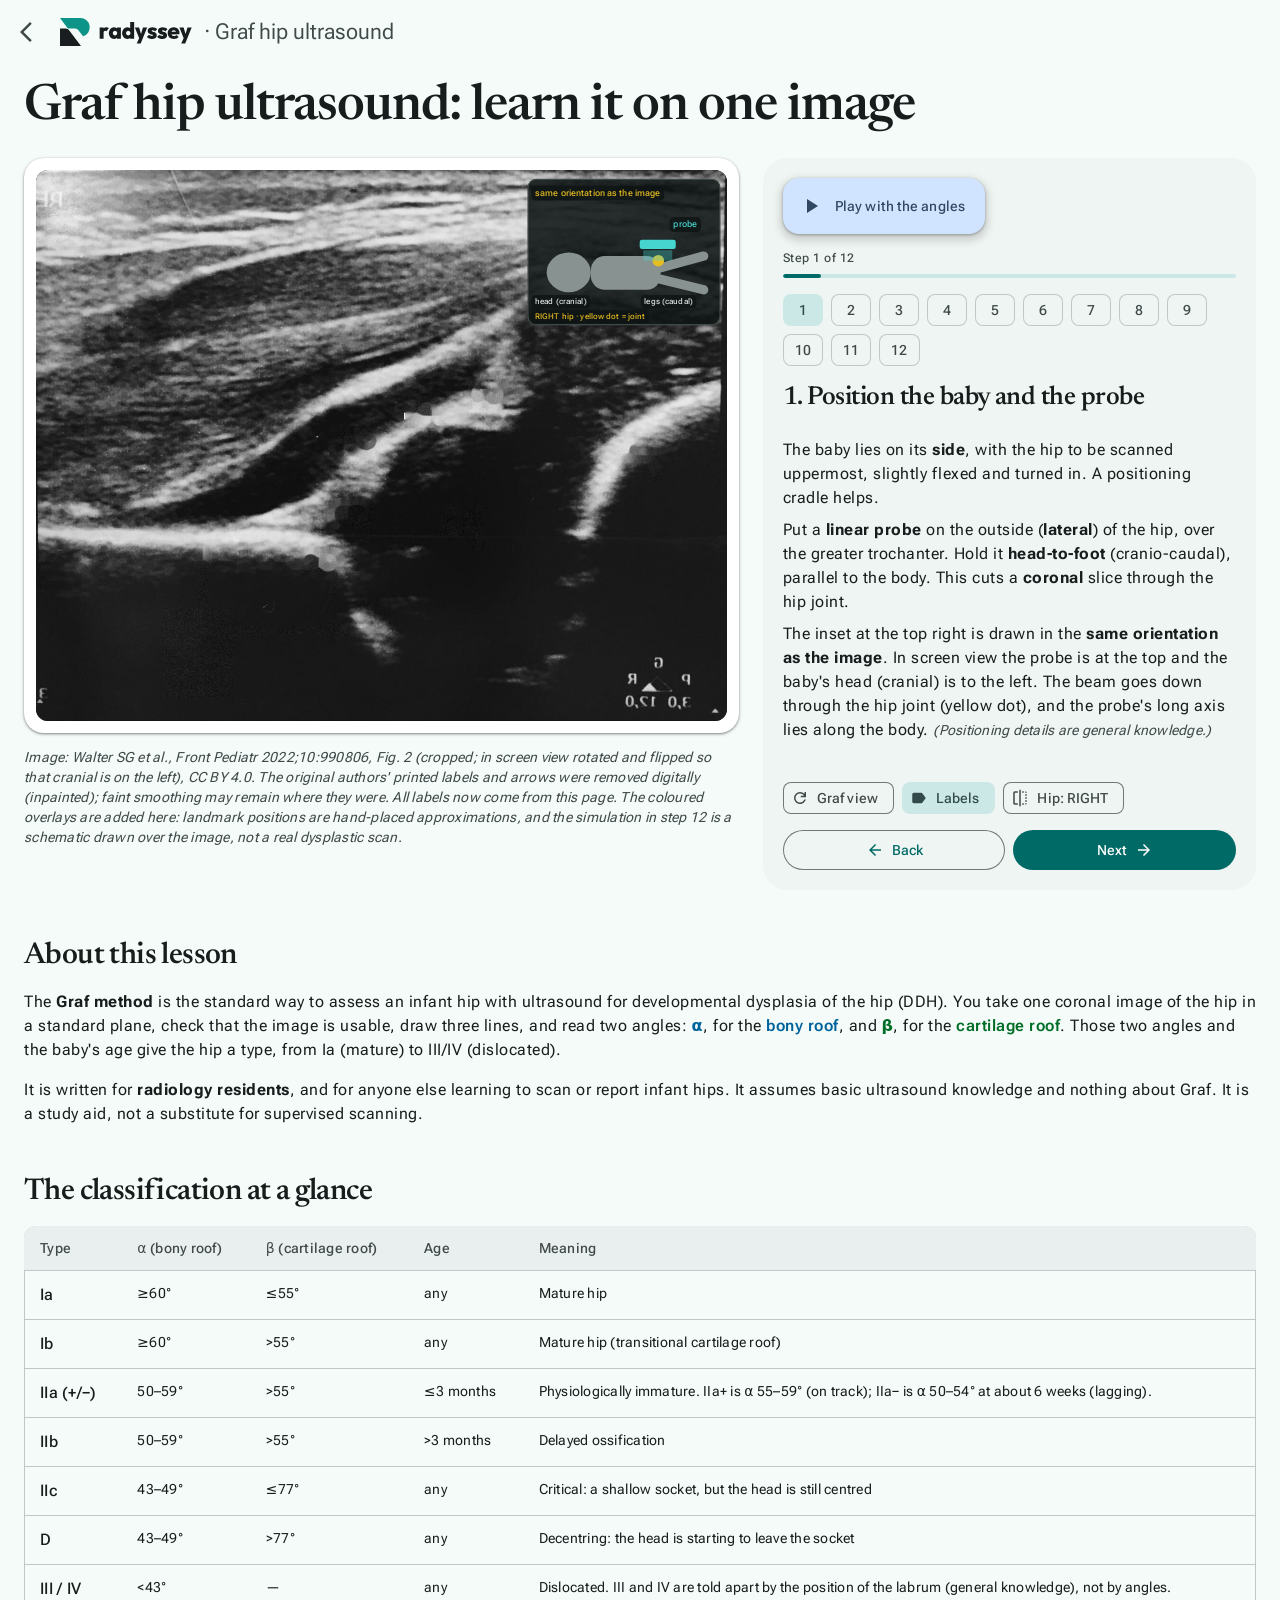
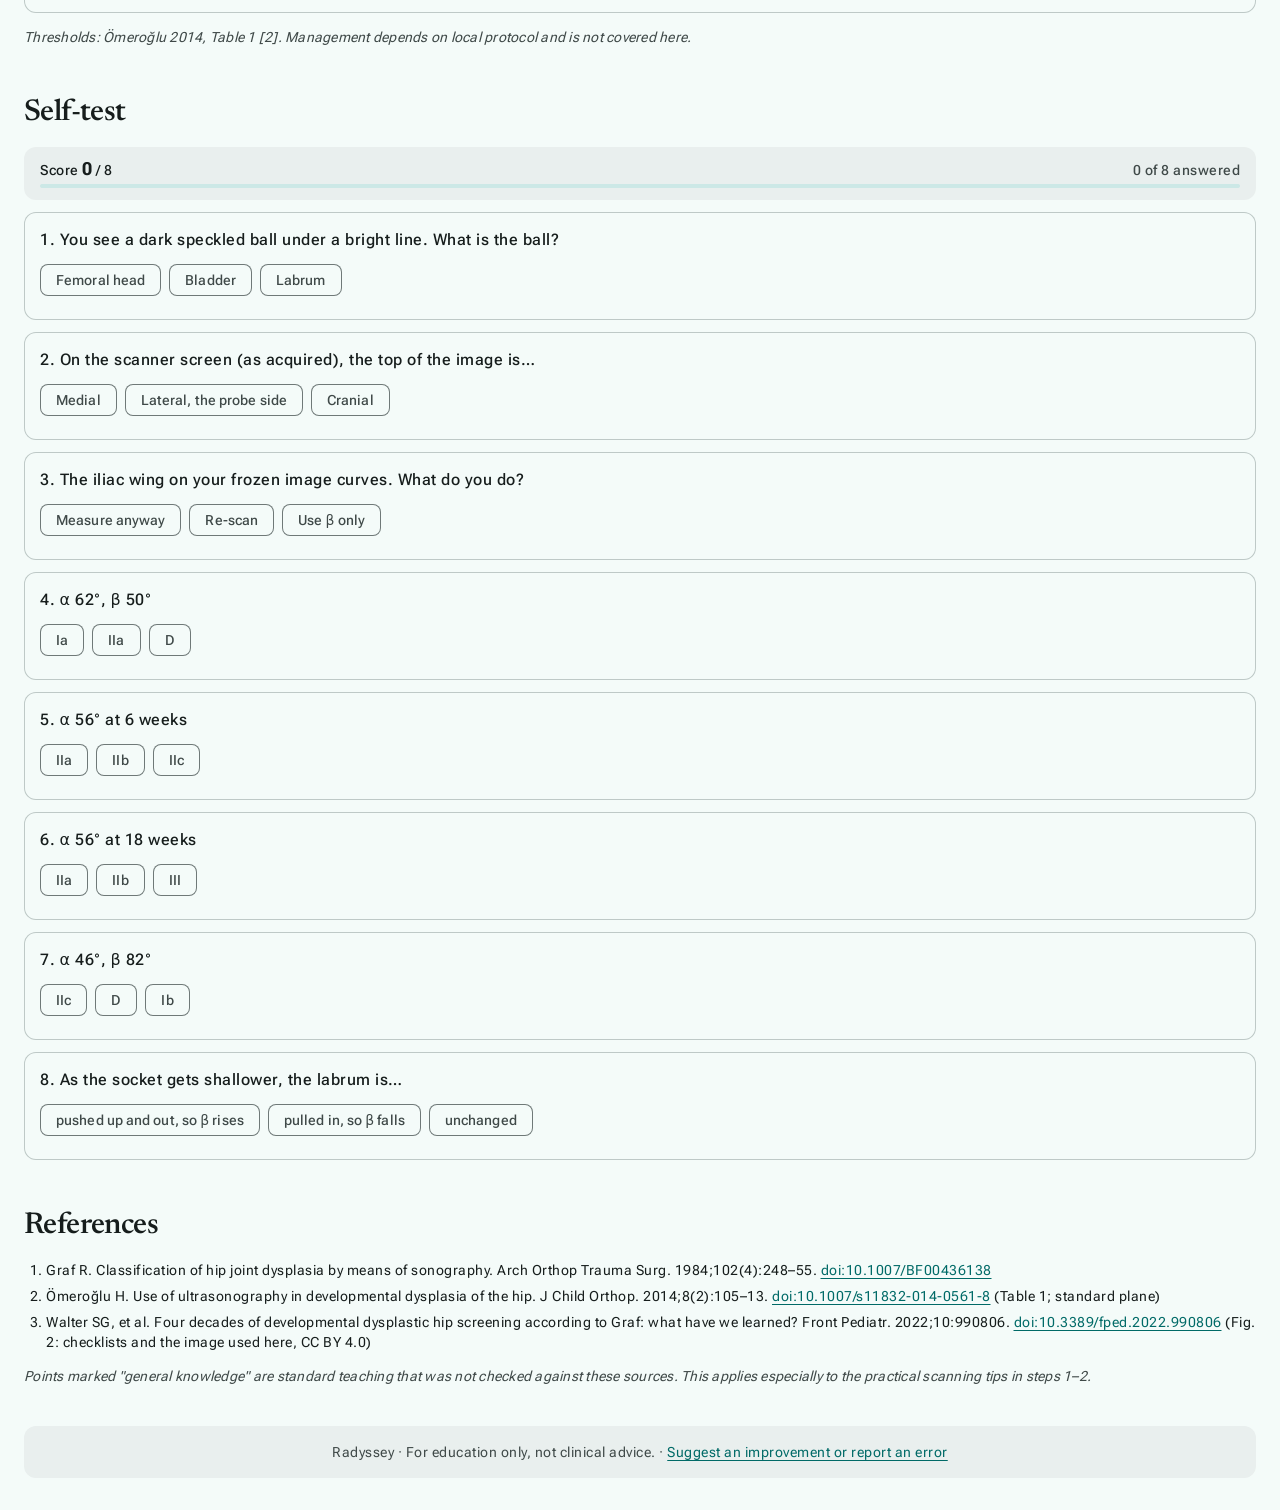
<file: site/lessons/graf-hip-ultrasound/index.html>
<!doctype html>
<html lang="en"><head><meta charset="utf-8"><meta name="viewport" content="width=device-width, initial-scale=1">
<title>Graf hip ultrasound: learn it on one image – Radyssey</title>
<meta name="description" content="An interactive lesson on the Graf method for infant hip ultrasound: orientation, anatomy, the usability check, the three lines, alpha and beta, and the types, all on one real image.">
<meta property="og:title" content="Graf hip ultrasound: learn it on one image">
<meta property="og:description" content="An interactive lesson on the Graf method for infant hip ultrasound: orientation, anatomy, the usability check, the three lines, alpha and beta, and the types, all on one real image.">
<meta property="og:image" content="https://radyssey.github.io/lessons/graf-hip-ultrasound/card.png">
<link rel="icon" href="../../favicon.svg"><link rel="stylesheet" href="../../fonts/fonts.css">
<link rel="preload" href="../../fonts/RobotoFlex-latin.woff2" as="font" type="font/woff2" crossorigin>
<link rel="preload" href="../../fonts/Newsreader-latin.woff2" as="font" type="font/woff2" crossorigin>
<style>
/* Radyssey lesson, Material 3. Colour tokens are generated from the site's seed with material-color-utilities;
   --md-base/roof/cart/rim are the colours of the lines drawn on the image (red, blue, green, yellow). */
:root{color-scheme:light;--md-primary:#006a67;--md-on-primary:#ffffff;--md-primary-container:#9cf1ec;--md-on-primary-container:#00504d;--md-secondary:#4a6361;--md-on-secondary:#ffffff;--md-secondary-container:#cce8e6;--md-on-secondary-container:#324b4a;--md-tertiary:#49607b;--md-on-tertiary:#ffffff;--md-tertiary-container:#d1e4ff;--md-on-tertiary-container:#314862;--md-error:#ba1a1a;--md-on-error:#ffffff;--md-error-container:#ffdad6;--md-on-error-container:#93000a;--md-surface:#f4fbf9;--md-on-surface:#161d1c;--md-on-surface-variant:#3f4948;--md-surface-container-lowest:#ffffff;--md-surface-container-low:#eff5f3;--md-surface-container:#e9efee;--md-surface-container-high:#e3e9e8;--md-surface-container-highest:#dde4e2;--md-surface-dim:#d5dbda;--md-surface-bright:#f4fbf9;--md-outline:#6f7978;--md-outline-variant:#bec9c7;--md-inverse-surface:#2b3231;--md-inverse-on-surface:#ecf2f1;--md-inverse-primary:#80d5d0;--md-shadow:#000000;--md-scrim:#000000;--md-base:#ae2f34;--md-on-base:#ffffff;--md-base-container:#ffdad8;--md-on-base-container:#410006;--md-roof:#00639c;--md-on-roof:#ffffff;--md-roof-container:#cee5ff;--md-on-roof-container:#001d33;--md-cart:#006e26;--md-on-cart:#ffffff;--md-cart-container:#7ffc8d;--md-on-cart-container:#002106;--md-rim:#725c00;--md-on-rim:#ffffff;--md-rim-container:#ffe082;--md-on-rim-container:#231b00}
@media (prefers-color-scheme:dark){:root:not([data-theme="light"]){--logo-brand:#2dd4bf;--logo-ink:#f9f9f9;color-scheme:dark;--md-primary:#80d5d0;--md-on-primary:#003735;--md-primary-container:#00504d;--md-on-primary-container:#9cf1ec;--md-secondary:#b0ccca;--md-on-secondary:#1b3533;--md-secondary-container:#324b4a;--md-on-secondary-container:#cce8e6;--md-tertiary:#b1c9e8;--md-on-tertiary:#1a324b;--md-tertiary-container:#314862;--md-on-tertiary-container:#d1e4ff;--md-error:#ffb4ab;--md-on-error:#690005;--md-error-container:#93000a;--md-on-error-container:#ffdad6;--md-surface:#0e1514;--md-on-surface:#dde4e2;--md-on-surface-variant:#bec9c7;--md-surface-container-lowest:#090f0f;--md-surface-container-low:#161d1c;--md-surface-container:#1a2120;--md-surface-container-high:#252b2b;--md-surface-container-highest:#2f3635;--md-surface-dim:#0e1514;--md-surface-bright:#343a3a;--md-outline:#889391;--md-outline-variant:#3f4948;--md-inverse-surface:#dde4e2;--md-inverse-on-surface:#2b3231;--md-inverse-primary:#006a67;--md-shadow:#000000;--md-scrim:#000000;--md-base:#ffb3b0;--md-on-base:#68000f;--md-base-container:#8c1520;--md-on-base-container:#ffdad8;--md-roof:#97cbff;--md-on-roof:#003354;--md-roof-container:#004a77;--md-on-roof-container:#cee5ff;--md-cart:#62df74;--md-on-cart:#003910;--md-cart-container:#00531b;--md-on-cart-container:#7ffc8d;--md-rim:#ecc228;--md-on-rim:#3c2f00;--md-rim-container:#564500;--md-on-rim-container:#ffe082}}
:root[data-theme="dark"]{--logo-brand:#2dd4bf;--logo-ink:#f9f9f9;color-scheme:dark;--md-primary:#80d5d0;--md-on-primary:#003735;--md-primary-container:#00504d;--md-on-primary-container:#9cf1ec;--md-secondary:#b0ccca;--md-on-secondary:#1b3533;--md-secondary-container:#324b4a;--md-on-secondary-container:#cce8e6;--md-tertiary:#b1c9e8;--md-on-tertiary:#1a324b;--md-tertiary-container:#314862;--md-on-tertiary-container:#d1e4ff;--md-error:#ffb4ab;--md-on-error:#690005;--md-error-container:#93000a;--md-on-error-container:#ffdad6;--md-surface:#0e1514;--md-on-surface:#dde4e2;--md-on-surface-variant:#bec9c7;--md-surface-container-lowest:#090f0f;--md-surface-container-low:#161d1c;--md-surface-container:#1a2120;--md-surface-container-high:#252b2b;--md-surface-container-highest:#2f3635;--md-surface-dim:#0e1514;--md-surface-bright:#343a3a;--md-outline:#889391;--md-outline-variant:#3f4948;--md-inverse-surface:#dde4e2;--md-inverse-on-surface:#2b3231;--md-inverse-primary:#006a67;--md-shadow:#000000;--md-scrim:#000000;--md-base:#ffb3b0;--md-on-base:#68000f;--md-base-container:#8c1520;--md-on-base-container:#ffdad8;--md-roof:#97cbff;--md-on-roof:#003354;--md-roof-container:#004a77;--md-on-roof-container:#cee5ff;--md-cart:#62df74;--md-on-cart:#003910;--md-cart-container:#00531b;--md-on-cart-container:#7ffc8d;--md-rim:#ecc228;--md-on-rim:#3c2f00;--md-rim-container:#564500;--md-on-rim-container:#ffe082}
:root{--serif:"Newsreader",Georgia,serif;--font:"Roboto Flex",Roboto,"Segoe UI",system-ui,sans-serif;--emph:cubic-bezier(.2,0,0,1);--emph-dec:cubic-bezier(.05,.7,.1,1);
 --elev-1:0 1px 2px rgba(0,0,0,.3),0 1px 3px 1px rgba(0,0,0,.15);--elev-3:0 4px 8px 3px rgba(0,0,0,.15),0 1px 3px rgba(0,0,0,.3)}
*{box-sizing:border-box}
body{margin:0;background:var(--md-surface);color:var(--md-on-surface);font:400 16px/24px var(--font);letter-spacing:.5px;-webkit-font-smoothing:antialiased}
::selection{background:var(--md-primary-container);color:var(--md-on-primary-container)}
:focus-visible{outline:3px solid var(--md-secondary);outline-offset:2px;border-radius:8px}
a{color:var(--md-primary);text-underline-offset:3px}
/* top app bar */
.appbar{position:sticky;top:0;z-index:5;display:flex;align-items:center;gap:4px;height:64px;padding:0 8px;background:var(--md-surface);transition:background .25s var(--emph)}
body.scrolled .appbar{background:var(--md-surface-container)}
.iconbtn{width:48px;height:48px;display:grid;place-items:center;border-radius:24px;color:var(--md-on-surface-variant);position:relative;overflow:hidden}
.iconbtn svg{width:24px;height:24px;fill:currentColor}
.brand{display:flex;align-items:center;gap:12px;text-decoration:none;color:var(--md-on-surface);font:500 22px/28px var(--font);letter-spacing:0;min-width:0}
.brand img{width:auto;height:26px;flex:none}.brand span{white-space:nowrap;overflow:hidden;text-overflow:ellipsis}
.brand .lesson{color:var(--md-on-surface-variant);font-weight:400}
.wrap{max-width:1280px;margin:0 auto;padding:8px 24px 24px}
h1{font:560 clamp(32px,4.4vw,50px)/1.08 var(--serif);letter-spacing:-.02em;margin:8px 0 8px}
h2{font:560 30px/36px var(--serif);letter-spacing:-.02em;margin:48px 0 16px}
.sub{color:var(--md-on-surface-variant);margin:0;max-width:52em}
.app{display:grid;grid-template-columns:minmax(0,1.45fr) minmax(320px,1fr);grid-template-rows:auto 1fr;gap:0 24px;margin-top:24px}
.pane{background:var(--md-surface-container-lowest);border-radius:20px;padding:12px;position:relative;grid-column:1;grid-row:1;align-self:start;box-shadow:var(--elev-1)}
.img{background:#000;border-radius:12px;overflow:hidden}
.bar{padding:12px 4px 2px}.bar:empty{display:none}
.nums{display:flex;align-items:center;gap:16px;flex-wrap:wrap}
.num{font:400 14px/20px var(--font);color:var(--md-on-surface-variant)}.num small{font:400 20px/36px var(--font);margin-right:2px}.num b{font:400 28px/36px var(--font);font-variant-numeric:tabular-nums}
.badge{display:inline-flex;align-items:center;height:32px;padding:0 12px;border-radius:8px;font:500 14px/20px var(--font);margin-left:auto;animation:pop .35s var(--emph-dec)}
@keyframes pop{from{transform:scale(.88)}}
.desc{margin:6px 0 0;font-size:14px;line-height:20px;letter-spacing:.25px;color:var(--md-on-surface-variant)}
.handle{cursor:grab;outline:none}.handle:active{cursor:grabbing}
.handle:focus-visible circle:nth-last-child(2){stroke:var(--md-on-surface);stroke-width:5}
/* self-test */
.rv-score{position:sticky;top:64px;z-index:2;display:flex;flex-wrap:wrap;align-items:center;gap:4px 16px;padding:12px 16px;border-radius:12px;background:var(--md-surface-container);font:500 14px/20px var(--font)}
.rv-score span:last-of-type{color:var(--md-on-surface-variant);margin-left:auto}.rv-score b{font-size:18px}
.rv-score i{flex-basis:100%;height:4px;border-radius:2px;background:linear-gradient(var(--md-primary),var(--md-primary)) 0 0/var(--p) 100% no-repeat,var(--md-secondary-container)}
.q .opts button.right{background:var(--md-cart-container);color:var(--md-on-cart-container);box-shadow:none}
.q .opts button.wrong{background:var(--md-error-container);color:var(--md-on-error-container);box-shadow:none}
.q .opts button:disabled{cursor:default}.q .opts button:disabled:not(.right):not(.wrong){opacity:.5}
.q .fb{margin:8px 0 0;font-size:14px;line-height:20px}.q .fb .ok{color:var(--md-cart);font-weight:600}.q .fb .bad{color:var(--md-error);font-weight:600}
.q .again,.rv-result .retake{margin-top:8px;height:36px;padding:0 16px;border-radius:18px;box-shadow:inset 0 0 0 1px var(--md-outline);color:var(--md-primary)}
.rv-result{margin:16px 0;padding:20px;border-radius:16px;background:var(--md-primary-container);color:var(--md-on-primary-container)}
.rv-result .big{font:560 28px/34px var(--serif);margin:0 0 4px}.rv-result p{margin:0 0 8px}
.rv-result .retake{color:var(--md-on-primary-container);box-shadow:inset 0 0 0 1px currentColor}
/* snackbar */
.rv-snack{position:fixed;left:50%;bottom:24px;z-index:9;display:flex;align-items:center;gap:8px;max-width:calc(100% - 32px);padding:6px 8px 6px 16px;border-radius:4px;
 background:var(--md-inverse-surface);color:var(--md-inverse-on-surface);font:400 14px/20px var(--font);box-shadow:var(--elev-3);transform:translate(-50%,24px);opacity:0;transition:transform .3s var(--emph-dec),opacity .2s}
.rv-snack.on{transform:translate(-50%,0);opacity:1}.rv-snack button{height:36px;padding:0 12px;border-radius:18px;color:var(--md-inverse-primary);font-weight:500}
@media (max-width:900px) and (orientation:portrait),(max-width:600px){.rv-snack{bottom:96px}.rv-score{top:0;position:static}}
.ring{transform-box:fill-box;transform-origin:center;animation:ring 2.2s ease-out infinite}
@keyframes ring{0%{transform:scale(.7);opacity:.75}100%{transform:scale(2.1);opacity:0}}
.rv-logo{height:28px;width:auto;display:block;overflow:visible}.rv-logo .mk{transform-box:fill-box;transform-origin:center;transition:transform .25s cubic-bezier(.2,.8,.2,1)}
.brand:hover .rv-logo .mk{transform:rotate(-5deg)}
:root{--logo-brand:#0d9488;--logo-ink:#191d20}
.cap{grid-column:1;grid-row:2;align-self:start}
#us{width:100%;height:auto;display:block;touch-action:none;user-select:none}
/* the step panel is an M3 filled card */
.side{grid-column:2;grid-row:1/span 2;align-self:start;background:var(--md-surface-container-low);border-radius:24px;padding:20px;display:flex;flex-direction:column;gap:16px}
.progress{display:grid;gap:8px}.progress .lbl{font:500 12px/16px var(--font);letter-spacing:.5px;color:var(--md-on-surface-variant)}
.track{height:4px;border-radius:2px;background:var(--md-secondary-container);overflow:hidden}.track i{display:block;height:100%;width:0;background:var(--md-primary);border-radius:2px;transition:width .5s var(--emph)}
/* buttons: state layer + ripple */
button{font:500 14px/20px var(--font);letter-spacing:.1px;cursor:pointer;border:0;color:inherit;background:none;position:relative;overflow:hidden;isolation:isolate}
button::before,.iconbtn::before{content:"";position:absolute;inset:0;background:currentColor;opacity:0;transition:opacity .2s var(--emph);z-index:-1;border-radius:inherit}
button:hover::before,.iconbtn:hover::before{opacity:.08}button:active::before,button:focus-visible::before{opacity:.1}
.ripple{position:absolute;border-radius:50%;background:currentColor;opacity:.12;transform:scale(0);pointer-events:none;animation:ripple .55s var(--emph-dec) forwards;z-index:-1}
@keyframes ripple{to{transform:scale(1);opacity:0}}
button svg{width:18px;height:18px;fill:currentColor;flex:none}
/* step chips (M3 filter chips) */
.steps{display:flex;flex-wrap:wrap;gap:8px}
.steps button{min-width:40px;height:32px;padding:0 12px;border-radius:8px;box-shadow:inset 0 0 0 1px var(--md-outline-variant);color:var(--md-on-surface-variant);font-variant-numeric:tabular-nums}
.steps button.on{background:var(--md-secondary-container);color:var(--md-on-secondary-container);box-shadow:none}
.stitle{font:560 26px/32px var(--serif);letter-spacing:-.02em;margin:0}
.stext p{margin:8px 0}.stext ul,.stext ol{margin:8px 0;padding-left:22px}
.stext.swap{animation:swap .4s var(--emph-dec)}@keyframes swap{from{opacity:0;transform:translateY(8px)}}
.c-roof{color:var(--md-roof);font-weight:600}.c-cart{color:var(--md-cart);font-weight:600}.c-base{color:var(--md-base);font-weight:600}.c-rim{color:var(--md-rim);font-weight:600}
/* readout: M3 filled card with display numbers */
.read{background:var(--md-surface-container-highest);border-radius:16px;padding:16px}
.big{font:400 32px/40px var(--font);letter-spacing:0;font-variant-numeric:tabular-nums}
.row{display:flex;flex-wrap:wrap;gap:8px;align-items:center}
#extra .row button,#reset{height:40px;padding:0 16px;border-radius:20px;box-shadow:inset 0 0 0 1px var(--md-outline);color:var(--md-primary)}
.ctl{display:grid;grid-template-columns:auto 1fr auto;gap:8px 12px;align-items:center;font:500 14px/20px var(--font)}.ctl input{width:100%}
input[type=range]{accent-color:var(--md-primary);height:24px}
/* tools: M3 filter chips */
.tools{display:flex;flex-wrap:wrap;gap:8px}
.tools button{display:inline-flex;align-items:center;gap:8px;height:32px;padding:0 16px 0 8px;border-radius:8px;box-shadow:inset 0 0 0 1px var(--md-outline);color:var(--md-on-surface-variant)}
.tools button[aria-pressed="true"]{background:var(--md-secondary-container);color:var(--md-on-secondary-container);box-shadow:none}
/* back / next: M3 common buttons */
.stepnav{display:flex;gap:8px}
.stepnav button{flex:1;display:inline-flex;align-items:center;justify-content:center;gap:8px;height:40px;padding:0 24px;border-radius:20px}
#prev{box-shadow:inset 0 0 0 1px var(--md-outline);color:var(--md-primary)}
#next{background:var(--md-primary);color:var(--md-on-primary)}#next:hover{box-shadow:var(--elev-1)}
/* play with the angles: M3 extended FAB */
.play{align-self:flex-start;display:inline-flex;align-items:center;gap:12px;height:56px;padding:0 20px 0 16px;border-radius:16px;background:var(--md-tertiary-container);color:var(--md-on-tertiary-container);font:500 14px/20px var(--font);box-shadow:var(--elev-3);transition:box-shadow .2s var(--emph)}
.play svg{width:24px;height:24px}.play.on{display:none}
.gk{color:var(--md-on-surface-variant);font-size:14px;line-height:20px;letter-spacing:.25px;font-style:italic}
/* the classification table as an outlined card */
.tbl{overflow-x:auto;border-radius:12px;box-shadow:inset 0 0 0 1px var(--md-outline-variant)}
table{border-collapse:collapse;width:100%;font-size:14px;line-height:20px;letter-spacing:.25px}
th,td{padding:12px 16px;text-align:left;vertical-align:top;border-bottom:1px solid var(--md-outline-variant)}tr:last-child td{border-bottom:0}
th{font:500 14px/20px var(--font);color:var(--md-on-surface-variant);background:var(--md-surface-container)}
td:first-child{font:500 16px/24px var(--font)}
/* quiz: outlined cards with chip answers */
.card{background:var(--md-surface);border-radius:12px;box-shadow:inset 0 0 0 1px var(--md-outline-variant);padding:16px;margin:12px 0}
.q b{font-weight:500}
.q .opts{display:flex;flex-wrap:wrap;gap:8px;margin:12px 0 4px}
.q .opts button{height:32px;padding:0 16px;border-radius:8px;box-shadow:inset 0 0 0 1px var(--md-outline);color:var(--md-on-surface-variant)}
ol{padding-left:22px}ol li{margin:6px 0;font-size:14px;line-height:20px}
.foot{margin:40px 0 8px;padding:16px;border-radius:12px;background:var(--md-surface-container);color:var(--md-on-surface-variant);font-size:14px;line-height:20px;text-align:center}
@media (max-width:900px) and (orientation:portrait),(max-width:600px){
 .wrap{padding:4px 12px 96px}
 .app{grid-template-columns:minmax(0,1fr);grid-template-rows:auto;gap:12px}
 .side,.cap{min-width:0}
 .pane{position:sticky;top:64px;z-index:3;border-radius:0 0 20px 20px;margin:0 -12px;padding:8px 8px 6px;box-shadow:0 4px 12px rgba(0,0,0,.25);grid-row:1}
 .bar{padding:6px 4px 0}.num b{font-size:22px;line-height:28px}.desc{display:none}.badge{height:28px}
 .side{grid-column:1;grid-row:2;padding:16px;border-radius:20px}
 .cap{grid-row:3;margin:0}
 #us{max-height:44vh}
 .steps{flex-wrap:nowrap;overflow-x:auto;margin:0 -16px;padding:0 16px 4px;scrollbar-width:none}.steps::-webkit-scrollbar{display:none}
 .steps button{flex:none;min-width:44px}
 /* back / next become a bottom app bar */
 .stepnav{position:fixed;left:0;right:0;bottom:0;z-index:6;padding:12px 16px calc(12px + env(safe-area-inset-bottom));background:var(--md-surface-container);box-shadow:0 -1px 3px rgba(0,0,0,.12)}
 .stepnav button{height:48px;border-radius:24px}
 .brand .lesson{display:none}
 .tbl{margin:0 -4px}
}
@media (max-height:540px) and (orientation:landscape) and (min-width:601px){
 .appbar{height:52px}.wrap{padding:0 12px 24px}h1{font-size:26px;line-height:32px;margin:0 0 4px}.sub{font-size:14px;line-height:20px}
 .app{grid-template-columns:minmax(0,1.15fr) minmax(0,1fr);gap:0 12px;margin-top:12px}
 .pane{position:sticky;top:56px}#us{max-height:calc(100vh - 68px)}
 .side{padding:14px;gap:12px;border-radius:16px}.steps{gap:6px}.stitle{font-size:20px;line-height:28px}
}
/* bigger touch targets on touch screens (M3: 48 px) */
@media (pointer:coarse){input[type=range]{height:44px}.steps button{height:40px}.tools button{height:40px}.q .opts button{height:40px}}
@media (prefers-reduced-motion:reduce){*{animation:none!important;transition:none!important}}
</style></head><body>
<header class="appbar"><a class="iconbtn" href="../../index.html" target="_top" aria-label="All lessons"><svg viewBox="0 -960 960 960" aria-hidden="true"><path d="M400-80 0-480l400-400 71 71-329 329 329 329-71 71Z"/></svg></a>
<a class="brand" href="../../index.html" target="_top"><svg class="rv-logo" viewBox="0 0 227.0 48" role="img" aria-label="Radyssey"><g class="mk"><path fill="var(--logo-brand)" d="M0 0H35A16 16 0 0 1 39.51 31.35L31.6 20.8Q29.5 18 26 18H13.5Z"/><path fill="var(--logo-ink)" d="M0 18H10Q13.5 18 15.6 20.8L36 48H0Z"/></g><path fill="var(--logo-ink)" transform="translate(66 0)" d="M1.9695 35.45238095238095V16.381380952380947H8.775V35.45238095238095ZM8.775 25.06863095238095 5.74275 22.51413095238095Q6.85425 19.286880952380947 8.72607055214724 17.63913095238095Q10.59789110429448 15.99138095238095 13.62075 15.99138095238095Q14.96625 15.99138095238095 15.965625 16.35213095238095Q16.965 16.71288095238095 17.6475 17.43438095238095L13.728 22.71888095238095Q13.3965 22.34838095238095 12.842375 22.12900595238095Q12.28825 21.90963095238095 11.5635 21.90963095238095Q10.2375 21.90963095238095 9.506250000000001 22.711522461814912Q8.775 23.513413971248873 8.775 25.06863095238095ZM26.8125 35.84238095238095Q24.1605 35.84238095238095 22.098374999999997 34.55538095238095Q20.03625 33.26838095238095 18.861375 31.03563095238095Q17.6865 28.80288095238095 17.6865 25.926630952380947Q17.6865 23.04063095238095 18.861375 20.79325595238095Q20.03625 18.545880952380948 22.098374999999997 17.26863095238095Q24.1605 15.99138095238095 26.8125 15.99138095238095Q28.6065 15.99138095238095 30.088500000000003 16.64463095238095Q31.570500000000003 17.29788095238095 32.530875 18.458130952380948Q33.49125 19.61838095238095 33.696 21.11988095238095V30.713880952380947Q33.49125 32.21538095238095 32.53575 33.375630952380945Q31.58025 34.53588095238095 30.093375 35.18913095238095Q28.6065 35.84238095238095 26.8125 35.84238095238095ZM28.275 29.797380952380948Q29.951999999999998 29.797380952380948 30.975749999999998 28.710255952380948Q31.9995 27.623130952380947 31.9995 25.91688095238095Q31.9995 24.76638095238095 31.541249999999998 23.90350595238095Q31.083 23.04063095238095 30.2445 22.53850595238095Q29.406 22.03638095238095 28.30425 22.03638095238095Q27.21225 22.03638095238095 26.37375 22.53850595238095Q25.535249999999998 23.04063095238095 25.042875 23.91813095238095Q24.5505 24.795630952380947 24.5505 25.91688095238095Q24.5505 27.03813095238095 25.02825 27.91563095238095Q25.506 28.79313095238095 26.359125 29.29525595238095Q27.21225 29.797380952380948 28.275 29.797380952380948ZM31.75575 35.45238095238095V30.33363095238095L32.73075 25.68288095238095L31.75575 21.071130952380948V16.381380952380947H38.415V35.45238095238095ZM49.783500000000004 35.84238095238095Q47.014500000000005 35.84238095238095 44.90900843558283 34.555637531328316Q42.80351687116565 33.26889411027569 41.61350843558283 31.03588753132832Q40.423500000000004 28.80288095238095 40.423500000000004 25.924569976771192Q40.423500000000004 23.036191927990707 41.613 20.791036440185827Q42.8025 18.545880952380948 44.906625000000005 17.26863095238095Q47.01075 15.99138095238095 49.783500000000004 15.99138095238095Q51.606750000000005 15.99138095238095 53.161875 16.64463095238095Q54.717 17.29788095238095 55.765125 18.458130952380948Q56.813250000000004 19.61838095238095 57.018 21.11988095238095V30.42138095238095Q56.813250000000004 31.92288095238095 55.77 33.156255952380945Q54.72675 34.38963095238095 53.16675000000001 35.116005952380945Q51.606750000000005 35.84238095238095 49.783500000000004 35.84238095238095ZM51.012 29.797380952380948Q52.143 29.797380952380948 52.96576378676471 29.308277764461486Q53.788527573529414 28.81917457654202 54.262513786764714 27.943277764461484Q54.73650000000001 27.06738095238095 54.73650000000001 25.91688095238095Q54.73650000000001 24.762609725965856 54.276201086956526 23.902540150494158Q53.815902173913045 23.04247057502246 52.97945108695652 22.539425763701704Q52.143 22.03638095238095 51.046125 22.03638095238095Q49.949250000000006 22.03638095238095 49.11150528169014 22.54028498081697Q48.273760563380286 23.04418900925299 47.780630281690144 23.920395170390428Q47.2875 24.796601331527867 47.2875 25.91688095238095Q47.2875 27.03813095238095 47.764457512315275 27.915240952380948Q48.24141502463054 28.79235095238095 49.097637931034484 29.29486595238095Q49.95386083743843 29.797380952380948 51.012 29.797380952380948ZM61.152 35.45238095238095H54.49275V30.33363095238095L55.46775 25.68288095238095L54.346500000000006 21.071130952380948V7.021380952380948H61.152ZM70.05375 35.50113095238095 62.3805 16.381380952380947H69.64425L74.34375 32.10813095238095H71.487L76.206 16.381380952380947H83.45025L75.63074999999999 35.50113095238095ZM65.52974999999999 43.54488095238095 71.16525 31.103880952380948 75.63074999999999 35.50113095238095 72.33525 43.54488095238095ZM91.91325 35.98863095238095Q90.17775 35.98863095238095 88.4715 35.53525595238095Q86.76525000000001 35.08188095238095 85.307625 34.27750595238095Q83.85000000000001 33.47313095238095 82.83600000000001 32.41038095238095L86.53125 28.62738095238095Q87.477 29.612130952380948 88.77375 30.16300595238095Q90.07050000000001 30.713880952380947 91.55250000000001 30.713880952380947Q92.41050000000001 30.713880952380947 92.873625 30.475005952380947Q93.33675000000001 30.23613095238095 93.33675000000001 29.797380952380948Q93.33675000000001 29.17338095238095 92.67862500000001 28.85163095238095Q92.02050000000001 28.52988095238095 90.99675000000002 28.27150595238095Q89.97300000000001 28.013130952380948 88.83225000000002 27.647505952380946Q87.6915 27.28188095238095 86.653125 26.648130952380946Q85.61475 26.014380952380947 84.97125 24.88825595238095Q84.32775000000001 23.76213095238095 84.32775000000001 21.99738095238095Q84.32775000000001 20.17413095238095 85.3125 18.784755952380948Q86.29725 17.39538095238095 88.101 16.59100595238095Q89.90475 15.78663095238095 92.313 15.78663095238095Q94.77975 15.78663095238095 96.99787500000001 16.630005952380948Q99.21600000000001 17.47338095238095 100.56150000000001 19.16013095238095L96.837 22.943130952380947Q95.90100000000001 21.87063095238095 94.76025000000001 21.46600595238095Q93.6195 21.06138095238095 92.69325 21.06138095238095Q91.81575000000001 21.06138095238095 91.42087500000001 21.31975595238095Q91.02600000000001 21.57813095238095 91.02600000000001 21.99738095238095Q91.02600000000001 22.51413095238095 91.6695 22.82613095238095Q92.313 23.138130952380948 93.33675 23.39163095238095Q94.3605 23.64513095238095 95.486625 24.030255952380948Q96.61275 24.41538095238095 97.63650000000001 25.10275595238095Q98.66025 25.79013095238095 99.30375000000001 26.92113095238095Q99.94725000000001 28.05213095238095 99.94725000000001 29.85588095238095Q99.94725000000001 32.67363095238095 97.77300000000001 34.331130952380946Q95.59875000000001 35.98863095238095 91.91325 35.98863095238095ZM109.50225 35.98863095238095Q107.76675 35.98863095238095 106.0605 35.53525595238095Q104.35425000000001 35.08188095238095 102.896625 34.27750595238095Q101.43900000000001 33.47313095238095 100.42500000000001 32.41038095238095L104.12025 28.62738095238095Q105.066 29.612130952380948 106.36275 30.16300595238095Q107.65950000000001 30.713880952380947 109.14150000000001 30.713880952380947Q109.99950000000001 30.713880952380947 110.462625 30.475005952380947Q110.92575000000001 30.23613095238095 110.92575000000001 29.797380952380948Q110.92575000000001 29.17338095238095 110.26762500000001 28.85163095238095Q109.60950000000001 28.52988095238095 108.58575000000002 28.27150595238095Q107.56200000000001 28.013130952380948 106.42125000000001 27.647505952380946Q105.2805 27.28188095238095 104.242125 26.648130952380946Q103.20375 26.014380952380947 102.56025 24.88825595238095Q101.91675000000001 23.76213095238095 101.91675000000001 21.99738095238095Q101.91675000000001 20.17413095238095 102.9015 18.784755952380948Q103.88625 17.39538095238095 105.69 16.59100595238095Q107.49375 15.78663095238095 109.902 15.78663095238095Q112.36875 15.78663095238095 114.586875 16.630005952380948Q116.805 17.47338095238095 118.15050000000001 19.16013095238095L114.426 22.943130952380947Q113.49000000000001 21.87063095238095 112.34925000000001 21.46600595238095Q111.2085 21.06138095238095 110.28225 21.06138095238095Q109.40475 21.06138095238095 109.00987500000001 21.31975595238095Q108.61500000000001 21.57813095238095 108.61500000000001 21.99738095238095Q108.61500000000001 22.51413095238095 109.2585 22.82613095238095Q109.902 23.138130952380948 110.92575 23.39163095238095Q111.9495 23.64513095238095 113.075625 24.030255952380948Q114.20175 24.41538095238095 115.22550000000001 25.10275595238095Q116.24925 25.79013095238095 116.89275 26.92113095238095Q117.53625000000001 28.05213095238095 117.53625000000001 29.85588095238095Q117.53625000000001 32.67363095238095 115.36200000000001 34.331130952380946Q113.18775000000001 35.98863095238095 109.50225 35.98863095238095ZM129.48975000000002 35.90088095238095Q126.27225 35.90088095238095 123.810375 34.633380952380946Q121.3485 33.36588095238095 119.95425 31.09900595238095Q118.56 28.83213095238095 118.56 25.91688095238095Q118.56 23.030880952380947 119.92012500000001 20.78350595238095Q121.28025000000001 18.536130952380947 123.644625 17.23450595238095Q126.009 15.932880952380948 128.96325000000002 15.932880952380948Q131.86875 15.932880952380948 134.09662500000002 17.156505952380947Q136.3245 18.38013095238095 137.59199999999998 20.54463095238095Q138.8595 22.70913095238095 138.8595 25.487880952380948Q138.8595 26.04363095238095 138.801 26.64813095238095Q138.7425 27.252630952380947 138.567 28.04238095238095L121.7385 28.13013095238095V23.74263095238095L135.876 23.65488095238095L132.8145 25.556130952380947Q132.79500000000002 23.95713095238095 132.370875 22.91875595238095Q131.94675 21.88038095238095 131.12287500000002 21.34413095238095Q130.299 20.80788095238095 129.06075 20.80788095238095Q127.77375 20.80788095238095 126.828 21.422130952380947Q125.88225 22.03638095238095 125.38012499999999 23.17225595238095Q124.878 24.30813095238095 124.878 25.91688095238095Q124.878 27.554880952380948 125.41912500000001 28.690755952380947Q125.96025 29.82663095238095 126.98400000000001 30.416505952380952Q128.00775000000002 31.00638095238095 129.48000000000002 31.00638095238095Q130.8645 31.00638095238095 131.94675 30.54325595238095Q133.029 30.080130952380948 133.887 29.10513095238095L137.436 32.634630952380945Q136.0125 34.26288095238095 134.004 35.08188095238095Q131.9955 35.90088095238095 129.48975000000002 35.90088095238095ZM146.37675 35.50113095238095 138.7035 16.381380952380947H145.96725L150.66675 32.10813095238095H147.81L152.529 16.381380952380947H159.77325L151.95374999999999 35.50113095238095ZM141.85275 43.54488095238095 147.48825 31.103880952380948 151.95374999999999 35.50113095238095 148.65825 43.54488095238095Z"/></svg><span class="lesson">· Graf hip ultrasound</span></a></header>
<div class="wrap">
<h1>Graf hip ultrasound: learn it on one image</h1>
<div class="app">
<div class="pane"><div class="img"><svg id="us" viewBox="40 15 1188 947" role="img" aria-label="Interactive infant hip ultrasound with Graf overlays"></svg></div><div id="readout" class="bar" aria-live="polite"></div></div>
<p class="gk cap">Image: Walter SG et al., Front Pediatr 2022;10:990806, Fig. 2 (cropped; in screen view rotated and flipped so that cranial is on the left), CC BY 4.0. The original authors' printed labels and arrows were removed digitally (inpainted); faint smoothing may remain where they were. All labels now come from this page. The coloured overlays are added here: landmark positions are hand-placed approximations, and the simulation in step 12 is a schematic drawn over the image, not a real dysplastic scan.</p>
<div class="side">
<button id="play" class="play"><svg viewBox="0 -960 960 960" aria-hidden="true"><path d="M320-200v-560l440 280-440 280Z"/></svg>Play with the angles</button>
<div class="progress"><span class="lbl" id="stepnum">Step 1 of 12</span><div class="track"><i id="prog"></i></div></div>
<div class="steps" id="steps"></div>
<p class="stitle" id="stitle"></p>
<div class="stext" id="stext"></div>
<div id="extra"></div>
<div class="tools"><button id="view" aria-pressed="false"><svg viewBox="0 -960 960 960" aria-hidden="true"><path d="M480-160q-134 0-227-93t-93-227q0-134 93-227t227-93q69 0 132 28.5T720-690v-110h80v280H520v-80h168q-32-56-87.5-88T480-720q-100 0-170 70t-70 170q0 100 70 170t170 70q77 0 139-44t87-116h84q-28 106-114 173t-196 67Z"/></svg>Graf view</button><button id="labs" aria-pressed="true"><svg viewBox="0 -960 960 960" aria-hidden="true"><path d="M840-480 666-234q-11 16-28.5 25t-37.5 9H200q-33 0-56.5-23.5T120-280v-400q0-33 23.5-56.5T200-760h400q20 0 37.5 9t28.5 25l174 246Z"/></svg>Labels</button><button id="side" aria-pressed="false"><svg viewBox="0 -960 960 960" aria-hidden="true"><path d="M360-120H200q-33 0-56.5-23.5T120-200v-560q0-33 23.5-56.5T200-840h160v80H200v560h160v80Zm80 80v-880h80v880h-80Zm160-80v-80h80v80h-80Zm0-640v-80h80v80h-80Zm160 640v-80h80q0 33-23.5 56.5T760-120Zm0-160v-80h80v80h-80Zm0-160v-80h80v80h-80Zm0-160v-80h80v80h-80Zm0-160v-80q33 0 56.5 23.5T840-760h-80Z"/></svg>Hip: RIGHT</button></div>
<div class="stepnav"><button id="prev"><svg viewBox="0 -960 960 960" aria-hidden="true"><path d="m313-440 224 224-57 56-320-320 320-320 57 56-224 224h487v80H313Z"/></svg>Back</button><button id="next">Next<svg viewBox="0 -960 960 960" aria-hidden="true"><path d="M647-440H160v-80h487L423-744l57-56 320 320-320 320-57-56 224-224Z"/></svg></button></div>
</div></div>

<h2 id="about">About this lesson</h2>
<p>The <b>Graf method</b> is the standard way to assess an infant hip with ultrasound for developmental dysplasia of the hip (DDH). You take one coronal image of the hip in a standard plane, check that the image is usable, draw three lines, and read two angles: α, for the bony roof, and β, for the cartilage roof. Those two angles and the baby's age give the hip a type, from Ia (mature) to III/IV (dislocated).</p>
<p>It is written for <b>radiology residents</b>, and for anyone else learning to scan or report infant hips. It assumes basic ultrasound knowledge and nothing about Graf. It is a study aid, not a substitute for supervised scanning.</p>
<h2 id="table">The classification at a glance</h2>
<div class="tbl"><table><tr><th>Type</th><th>α (bony roof)</th><th>β (cartilage roof)</th><th>Age</th><th>Meaning</th></tr>
<tr><td>Ia</td><td>≥60°</td><td>≤55°</td><td>any</td><td>Mature hip</td></tr>
<tr><td>Ib</td><td>≥60°</td><td>&gt;55°</td><td>any</td><td>Mature hip (transitional cartilage roof)</td></tr>
<tr><td>IIa (+/−)</td><td>50–59°</td><td>&gt;55°</td><td>≤3 months</td><td>Physiologically immature. IIa+ is α 55–59° (on track); IIa− is α 50–54° at about 6 weeks (lagging).</td></tr>
<tr><td>IIb</td><td>50–59°</td><td>&gt;55°</td><td>&gt;3 months</td><td>Delayed ossification</td></tr>
<tr><td>IIc</td><td>43–49°</td><td>≤77°</td><td>any</td><td>Critical: a shallow socket, but the head is still centred</td></tr>
<tr><td>D</td><td>43–49°</td><td>&gt;77°</td><td>any</td><td>Decentring: the head is starting to leave the socket</td></tr>
<tr><td>III / IV</td><td>&lt;43°</td><td>—</td><td>any</td><td>Dislocated. III and IV are told apart by the position of the labrum (general knowledge), not by angles.</td></tr></table></div>
<p class="gk">Thresholds: Ömeroğlu 2014, Table 1 [2]. Management depends on local protocol and is not covered here.</p>

<h2 id="quiz">Self-test</h2><div id="quizbox"></div>

<h2 id="refs">References</h2>
<ol style="font-size:14px">
<li>Graf R. Classification of hip joint dysplasia by means of sonography. Arch Orthop Trauma Surg. 1984;102(4):248–55. <a href="https://doi.org/10.1007/BF00436138">doi:10.1007/BF00436138</a></li>
<li>Ömeroğlu H. Use of ultrasonography in developmental dysplasia of the hip. J Child Orthop. 2014;8(2):105–13. <a href="https://doi.org/10.1007/s11832-014-0561-8">doi:10.1007/s11832-014-0561-8</a> (Table 1; standard plane)</li>
<li>Walter SG, et al. Four decades of developmental dysplastic hip screening according to Graf: what have we learned? Front Pediatr. 2022;10:990806. <a href="https://doi.org/10.3389/fped.2022.990806">doi:10.3389/fped.2022.990806</a> (Fig. 2: checklists and the image used here, CC BY 4.0)</li>
</ol>
<p class="gk">Points marked "general knowledge" are standard teaching that was not checked against these sources. This applies especially to the practical scanning tips in steps 1–2.</p>
<p class="foot">Radyssey · For education only, not clinical advice. · <a href="https://github.com/Radyssey/radyssey.github.io/issues/new?title=Graf%20lesson%3A%20&body=Step%20or%20section%3A%0A%0AWhat%20is%20wrong%20or%20what%20would%20help%3F%0A" target="_blank" rel="noopener">Suggest an improvement or report an error</a></p>
</div>
<script src="../../assets/lesson-kit.js"></script>
<script>
(function(){
var NS="http://www.w3.org/2000/svg",R=Math.PI/180,SV=document.getElementById("us");
function el(t,a,p){var e=document.createElementNS(NS,t);for(var k in a)e.setAttribute(k,a[k]);if(p)p.appendChild(e);return e}
/* Overlay colours: the line colours at Material tone 78 (generated with material-color-utilities) so they read on the
   dark image and belong to the site's tonal system; labels are small chips like the home-page toy. */
var OV={base:"#ffaba8",roof:"#8cc6ff",cart:"#5cd96f",rim:"#e6bd21",teal:"#46d5cf",wing:"#ffaf70",ink:"#dde4e2",soft:"#889391",line:"#0e1514",chip:"rgba(14,21,20,.8)",panel:"rgba(14,21,20,.88)",edge:"#3f4948"};
var K=1;function txt(p,x,y,s,col,size){var fs=(size||28)*(p===SV?K:1)*.8,g=el("g",{},p),t=el("text",{x:x,y:y},g);t.textContent=s;
 t.setAttribute("style","fill:"+(col||OV.ink)+";font:500 "+fs+"px 'Roboto Flex',Roboto,system-ui,sans-serif;letter-spacing:.2px");
 var w=t.getComputedTextLength(),ph=fs*.45,pv=fs*.28,r=el("rect",{x:x-ph,y:y-fs*.84-pv,width:w+2*ph,height:fs*1.12+2*pv,rx:fs*.5,fill:OV.chip},g);g.insertBefore(r,t);if(p===SV)RVKit.fit(g,SV);return t}
function sub(a,b){return[a[0]-b[0],a[1]-b[1]]}function nrm(v){var l=Math.hypot(v[0],v[1])||1;return[v[0]/l,v[1]/l]}
function classify(a,b,w){
 if(a>=60)return b<=55?["Ia","Mature hip."]:["Ib","Mature hip, transitional cartilage roof."];
 if(a>=50)return w<=13?["IIa"+(a>=55?"+":"−"),"Physiologically immature. Normal for age under 3 months; check that it matures."]:["IIb","Delayed ossification: the same α is not normal after 3 months."];
 if(a>=43)return b<=77?["IIc","Critical. The socket is shallow, but the head is still centred."]:["D","Decentring. The head is starting to leave the shallow socket."];
 return["III / IV","Dislocated. The socket is too shallow to hold the head."];}

/* landmarks, in Graf-view image coordinates (image is 1000 x 1300) */
var LM={wingTop:[652,170],rim:[640,492],ll:[805,612],lab:[515,612],head:[640,770],
 roof:[725,550],cart:[575,555],caps:[470,700],fold:[445,800],chb:[600,1000]};
var HSTART={b1:[652,170],b2:[646,390],ll:[805,612],rim:[640,492],lab:[515,612]},H=JSON.parse(JSON.stringify(HSTART));
var SIDE="R",MODE="screen",LABS=true,AGE=6,SIMA=64,step=0,drag=null,FOCUS=null;
/* a move on screen, turned back into image coordinates for the current view */
function dI(d){return MODE==="screen"?[d[1],d[0]]:(SIDE==="L"?[-d[0],d[1]]:d)}
/* Step 12 starts on the same hand-placed landmarks as step 11, so its lines sit on the real image,
   and rotates the bony roof and labrum lines about the bony rim as α changes. */
function rot(v,d){var c=Math.cos(d*R),s=Math.sin(d*R);return[v[0]*c-v[1]*s,v[0]*s+v[1]*c]}
function cross(a,b){return a[0]*b[1]-a[1]*b[0]}
var BT=[[34,105],[43,88],[45,82],[47,72],[50,63],[55,58],[60,52],[70,48]];
function btab(a){for(var z=1;z<BT.length;z++)if(a<=BT[z][0])return BT[z-1][1]+(BT[z][1]-BT[z-1][1])*(a-BT[z-1][0])/(BT[z][0]-BT[z-1][0]);return BT[BT.length-1][1]}
var A0=angles(HSTART),U0=nrm(sub(HSTART.b2,HSTART.b1)),RIM=HSTART.rim,LLV=sub(HSTART.ll,RIM),LBV=sub(HSTART.lab,RIM),
 SR=cross(U0,LLV)>0?1:-1,SL=cross(U0,LBV)>0?1:-1,LLL=Math.hypot(LLV[0],LLV[1]),LBL=Math.hypot(LBV[0],LBV[1]);
function simGeom(a){
 /* β follows the image's own value near the start and blends into the β table below α 43, so the type buttons land on their types */
 var w=a>=A0.a?1:Math.max(0,(a-43)/(A0.a-43)),bb=btab(a)+(A0.b-btab(A0.a))*w,k=Math.max(0,A0.a-a);
 var ud=rot(U0,SR*a),bd=rot(U0,SL*bb);
 return{a:a,b:bb,rim:RIM,ll:[RIM[0]+ud[0]*LLL,RIM[1]+ud[1]*LLL],lab:[RIM[0]+bd[0]*LBL,RIM[1]+bd[1]*LBL],hc:[LM.head[0]-k*5.2,LM.head[1]-k*6.7]}}
SIMA=Math.round(A0.a);
function T(p){return MODE==="screen"?[p[1],p[0]]:(SIDE==="L"?[977-p[0],p[1]]:p)}
function Ti(p){return MODE==="screen"?[p[1],p[0]]:(SIDE==="L"?[977-p[0],p[1]]:p)}

var S=[
{t:"1. Position the baby and the probe",l:["inset"],
 x:"<p>The baby lies on its <b>side</b>, with the hip to be scanned uppermost, slightly flexed and turned in. A positioning cradle helps.</p><p>Put a <b>linear probe</b> on the outside (<b>lateral</b>) of the hip, over the greater trochanter. Hold it <b>head-to-foot</b> (cranio-caudal), parallel to the body. This cuts a <b>coronal</b> slice through the hip joint.</p><p>The inset at the top right is drawn in the <b>same orientation as the image</b>. In screen view the probe is at the top and the baby's head (cranial) is to the left. The beam goes down through the hip joint (yellow dot), and the probe's long axis lies along the body. <span class='gk'>(Positioning details are general knowledge.)</span></p>"},
{t:"2. Know your orientation on the screen",l:["inset","compass"],
 x:"<p>The image opens in <b>screen view</b>, as acquired. The yellow direction labels give the directions:</p><ul><li><b>Top</b> = where the probe touches the skin: <b>lateral</b>.</li><li><b>Bottom</b> = deep: <b>medial</b>, towards the pelvis.</li><li><b>Left</b> = <b>cranial</b>: towards the baby's head and the iliac crest. <b>Right</b> = <b>caudal</b>: towards the femur. This is the usual set-up, with the probe marker towards the head. If the marker is reversed, the sides swap, so check the femur and ilium on every scan.</li></ul><p>Turn on <b>Graf view</b> to rotate the image 90°. That is the Graf standard display, which looks like an AP X-ray of a right hip: cranial up, lateral on the left. Most papers, and the rest of this brief, think in that view.</p><p><b>Hip: RIGHT / LEFT.</b> For the left hip the baby lies on its right side. With the probe marker towards the head, the <b>screen image looks the same for either hip</b>: lateral up, cranial left. Only the Graf view differs. Shown like an AP X-ray of that hip, a left hip has lateral on the <b>right</b>. <span class='gk'>(Some labs display every hip in the right-hip orientation. Follow your local convention; general knowledge.)</span></p>"},
{t:"3. Find the femoral head",l:["compass","head"],
 x:"<p>Look for a <b>round, dark (hypoechoic) ball with fine speckles</b> (dashed teal). In infants it is mostly cartilage, which is why it is dark and not bright like bone.</p><p>Below it is the bright, curved <b>chondro-osseous border</b> (1), where the femoral neck is ossifying. Centre the head on the screen.</p>"},
{t:"4. Find the iliac wing: it must be straight",l:["compass","head","wing"],
 x:"<p>Above the head, the <b>outer surface of the ilium</b> is a bright straight line (orange).</p><p>Tilt or rotate the probe until this line is <b>straight and parallel to the probe face</b>, which is horizontal in screen view. If it curves or slopes, you are too far anterior or posterior. <span class='gk'>(Probe-correction tips: general knowledge.)</span></p>"},
{t:"5. Bony roof, bony rim and lower limb",l:["compass","head","wing","roof"],
 x:"<p>Follow the iliac wing down towards the joint. At the <b>bony rim</b> (8, yellow dot), the straight line turns into the <b>bony roof</b> (7), the bright curve that forms the bony socket over the head.</p><p>Deep in the socket the roof ends at the <b>lower limb of the os ilium</b> (blue dot): a small bright point. If it is missing, the plane is wrong.</p>"},
{t:"6. The full anatomy checklist",l:["compass","anat"],
 x:"<p>Graf's rule is to name every structure before measuring anything [3]:</p><ol><li>Chondro-osseous border</li><li>Femoral head</li><li>Synovial fold</li><li>Joint capsule</li><li>Labrum (the lip at the edge of the socket)</li><li>Cartilage roof (grey, between the bony rim and the labrum)</li><li>Bony roof</li><li>Bony rim (the turning point)</li></ol><p>The numbers on the image are drawn by this page. The source image's own labels were removed digitally. Toggle <b>Labels</b> to test yourself. On a phone only the numbers are shown, to save space; match them to the list.</p>"},
{t:"7. Usability check: is this image measurable?",l:["compass","usab"],
 x:"<p>Three things must <b>all</b> be visible, or the image may not be measured [2,3]:</p><ol><li><b>Lower limb</b> of the os ilium</li><li><b>Straight iliac wing</b> (the plane is right)</li><li><b>Labrum</b></li></ol><p>Freeze the image only when all three are present. If one is missing, adjust the probe and scan again. Dislocated hips can be described, but not measured, off-plane [2].</p>"},
{t:"8. Line ① the baseline",l:["compass","m1"],
 x:"<p>Draw the <b>baseline</b> (red) along the straight outer contour of the iliac wing and extend it. Both angles are measured from it.</p><p>Drag the two <b>red handles</b> onto the wing and try it yourself.</p>"},
{t:"9. Line ② the bony roof line and α",l:["compass","m1","m2"],
 x:"<p>From the <b>lower limb</b> (blue handle), draw a line that just touches the <b>bony roof</b> at the <b>bony rim</b> (yellow handle).</p><p><b>α</b> is the angle between this line and the baseline. It measures how <b>deep the bony socket is</b>: a bigger α means a flatter, more horizontal roof and better cover. Mature is ≥60°.</p>"},
{t:"10. Line ③ the cartilage roof line and β",l:["compass","m1","m2","m3"],
 x:"<p>From the <b>bony rim</b>, draw a line through the <b>centre of the labrum</b> (green handle).</p><p><b>β</b> is the angle between this line and the baseline. It shows how much the <b>cartilage roof</b> has to cover. When the head pushes outwards, the labrum is lifted and β rises.</p>"},
{t:"11. Measure it yourself and classify",l:["compass","m1","m2","m3","read"],
 x:"<p>Drag all five handles onto the landmarks. α, β and the type update live. Set the baby's <b>age</b>: α of 50–59° is IIa up to 3 months and IIb after.</p><p>Notice how a few millimetres of handle error shifts α by several degrees. That is why the standard plane and exact landmarks matter.</p>",ctl:"age"},
{t:"12. See what a shallow socket looks like",l:["compass","sim","read"],
 x:"<p>The slider starts at this image's own α (about 56°, the same lines as step 11). Move it down to make the bony socket shallower, or up towards a mature hip. The overlay redraws over the image:</p><ul><li>the <b>bony roof</b> (blue) gets steeper;</li><li>the <b>bony socket</b> (shaded) loses depth;</li><li>the <b>femoral head</b> drifts outwards and upwards;</li><li>the <b>labrum</b> is pushed up, so β rises.</li></ul><p>Watch the type go from Ia → IIa → IIc → D → III/IV. <span class='gk'>(A schematic drawn on top of the real image; real dysplastic hips vary.)</span></p>",ctl:"sim"}];

function angles(P){var u=nrm(sub(P.b2,P.b1));if(u[1]<0)u=[-u[0],-u[1]];var w=nrm(sub(P.rim,P.ll)),c=nrm(sub(P.lab,P.rim));
 return{a:Math.acos(Math.min(1,Math.abs(u[0]*w[0]+u[1]*w[1])))/R,b:Math.acos(Math.max(-1,Math.min(1,u[0]*c[0]+u[1]*c[1])))/R}}
function longLine(g,a,b,col,dash,w){var d=nrm(sub(b,a));el("line",{x1:a[0]-d[0]*1600,y1:a[1]-d[1]*1600,x2:a[0]+d[0]*1600,y2:a[1]+d[1]*1600,stroke:col,"stroke-width":w||5,"stroke-dasharray":dash||"","stroke-linecap":"round"},g)}
/* α and β as translucent arcs at the rim, between the baseline and each line (like the home-page toy) */
function arc(g,c,d1,d2,r,col){var a=[c[0]+d1[0]*r,c[1]+d1[1]*r],b=[c[0]+d2[0]*r,c[1]+d2[1]*r],sw=cross(d1,d2)>0?1:0;
 el("path",{d:"M"+c+" L"+a+" A"+r+" "+r+" 0 0 "+sw+" "+b+"Z",fill:col,"fill-opacity":.2,stroke:col,"stroke-width":3},g)}
function arcs(g,b1,b2,rim,ll,lab,showB){var u=nrm(sub(b2,b1));if(u[1]<0)u=[-u[0],-u[1]];var w=nrm(sub(ll,rim)),d=(u[0]*w[0]+u[1]*w[1])>=0?u:[-u[0],-u[1]];
 arc(g,rim,d,w,95,OV.roof);if(showB){var c=nrm(sub(lab,rim));arc(g,rim,u,c,70,OV.cart)}}
function dot(g,p,col,r){el("circle",{cx:p[0],cy:p[1],r:r||12,fill:col,stroke:OV.line,"stroke-width":3},g)}
function lab(p,s,col,dx,dy){if(!LABS)return;if(K>1.6&&/^\d /.test(s))s=s.split(" ")[0];var q=T(p),w=s.length*15*K,mx=MODE==="screen"?1228:962,x=q[0]+(dx||22)*K;if(x+w>mx-6)x=q[0]-w-22*K;if(x<(MODE==="screen"?44:18))x=MODE==="screen"?44:18;txt(SV,x,q[1]+(dy||-16)*K,s,col)}
/* the type chip wears a Material container colour: green mature, yellow immature, red critical, error dislocated */
function readout(a,b,cl){var t=cl[0],k=/^I[ab]/.test(t)?"cart":/^II[ab]/.test(t)?"rim":/^(IIc|D)/.test(t)?"base":"error";
 return '<div class="nums"><span class="num"><small>α</small> <b class="c-roof">'+a+'°</b></span><span class="num"><small>β</small> <b class="c-cart">'+b+'°</b></span>'+
  '<span class="badge" style="background:var(--md-'+k+'-container);color:var(--md-on-'+k+'-container)">Type '+t+'</span></div><p class="desc">'+cl[1]+'</p>'}
function render(){
 RVKit.resetLabels();
 var cw=SV.clientWidth||800;K=Math.max(1,((MODE==="screen"?1188:947)/cw)*15/28);
 var st=S[step],L={};st.l.forEach(function(k){L[k]=1});
 while(SV.firstChild)SV.removeChild(SV.firstChild);
 SV.setAttribute("viewBox",MODE==="screen"?"40 15 1188 947":"15 40 947 1188");
 var g=el("g",{transform:MODE==="screen"?"matrix(0,1,1,0,0,0)":(SIDE==="L"?"matrix(-1,0,0,1,977,0)":"")},SV);
 var im=el("image",{x:15,y:40,width:947,height:1188,href:"Graf_us_Walter2022_clean.jpg"},g);im.setAttributeNS("http://www.w3.org/1999/xlink","href","Graf_us_Walter2022_clean.jpg");
 if(L.head||L.anat)el("circle",{cx:LM.head[0],cy:LM.head[1],r:160,fill:OV.teal,"fill-opacity":.12,stroke:OV.teal,"stroke-width":4,"stroke-dasharray":"14 10"},g);
 if(L.wing)el("line",{x1:LM.wingTop[0],y1:LM.wingTop[1]-120,x2:LM.rim[0],y2:LM.rim[1],stroke:OV.wing,"stroke-width":8,"stroke-linecap":"round",opacity:.9},g);
 if(L.roof){el("path",{d:"M"+LM.rim+" Q720,520 "+LM.ll,stroke:OV.ink,"stroke-width":6,fill:"none",opacity:.9,"stroke-linecap":"round"},g);dot(g,LM.rim,OV.rim);dot(g,LM.ll,OV.roof)}
 if(L.usab)[LM.ll,[649,280],LM.lab].forEach(function(p){el("circle",{cx:p[0],cy:p[1],r:36,fill:"none",stroke:OV.wing,"stroke-width":5},g)});
 var P=H;
 if(L.m1)longLine(g,P.b1,P.b2,OV.base,"22 14");
 if(L.m2)longLine(g,P.ll,P.rim,OV.roof);
 if(L.m3)longLine(g,P.rim,P.lab,OV.cart);
 if(L.m2)arcs(g,P.b1,P.b2,P.rim,P.ll,P.lab,L.m3);
 var SIM=null;
 if(L.sim){var G=simGeom(SIMA),a=SIMA,rim=G.rim,ll=G.ll,hc=G.hc,bb=G.b,labp=G.lab;
  el("path",{d:"M"+rim+" L"+ll+" L1000,"+(ll[1]+40)+" L1000,"+(rim[1]-150)+" L"+rim[0]+","+(rim[1]-150)+"Z",fill:OV.roof,"fill-opacity":.16,stroke:"none"},g);
  el("circle",{cx:hc[0],cy:hc[1],r:160,fill:OV.teal,"fill-opacity":.16,stroke:OV.teal,"stroke-width":4,"stroke-dasharray":"14 10"},g);
  longLine(g,HSTART.b1,HSTART.b2,OV.base,"22 14");longLine(g,ll,rim,OV.roof);longLine(g,rim,labp,OV.cart);arcs(g,HSTART.b1,HSTART.b2,rim,ll,labp,true);
  el("path",{d:"M"+(labp[0]-30)+","+(labp[1]-20)+" l60,10 l-25,45z",fill:OV.cart},g);dot(g,ll,OV.roof);dot(g,rim,OV.rim);
  SIM={a:a,b:bb,hc:hc,lab:labp,ll:ll}}
 if(L.head||L.anat)lab([LM.head[0]-60,LM.head[1]+40],L.anat?"2 femoral head":"femoral head",OV.teal);
 if(L.wing)lab(LM.wingTop,"iliac wing (must be straight)",OV.wing);
 if(L.roof){lab(LM.rim,"bony rim (8)",OV.rim);lab(LM.ll,"lower limb of ilium",OV.roof,22,40);lab(LM.roof,"bony roof (7)",OV.ink,22,-30)}
 if(L.anat){[[LM.chb,"1 chondro-osseous border",OV.ink],[LM.fold,"3 synovial fold",OV.ink],[LM.caps,"4 joint capsule",OV.ink],[LM.lab,"5 labrum",OV.cart],[LM.cart,"6 cartilage roof",OV.cart],[LM.roof,"7 bony roof",OV.roof],[LM.rim,"8 bony rim",OV.rim],[LM.ll,"lower limb",OV.roof]].forEach(function(d){var q=T(d[0]);el("circle",{cx:q[0],cy:q[1],r:9*K,fill:d[2],stroke:OV.line,"stroke-width":3},SV);lab(d[0],d[1],d[2])})}
 if(L.usab){lab(LM.ll,"① lower limb",OV.wing,40,10);lab([649,280],"② straight iliac wing",OV.wing,40,10);lab(LM.lab,"③ labrum",OV.wing,40,10)}
 if(SIM){lab(SIM.hc,"femoral head",OV.teal,-60,0);lab(SIM.lab,"labrum",OV.cart,30,0);lab(SIM.ll,"bony roof",OV.roof,20,30);var q=T([820,300]);txt(SV,q[0]-100,q[1],"bony socket",OV.roof)}
 var mh=L.m3?["b1","b2","ll","rim","lab"]:L.m2?["b1","b2","ll","rim"]:L.m1?["b1","b2"]:[];
 var HC={b1:OV.base,b2:OV.base,ll:OV.roof,rim:OV.rim,lab:OV.cart},HN={b1:"baseline",b2:"baseline",ll:"lower limb",rim:"bony rim",lab:"labrum centre"};
 mh.forEach(function(h){var q=T(P[h]),z=Math.max(1,K*1.3),c=el("g",{class:"handle",tabindex:0,role:"button","aria-label":HN[h]+" handle. Use the arrow keys to move it."},SV);
  if(!drag)el("circle",{cx:q[0],cy:q[1],r:12*z,fill:"none",stroke:HC[h],"stroke-width":3,class:"ring"},c);
  el("circle",{cx:q[0],cy:q[1],r:12*z,fill:HC[h],stroke:OV.line,"stroke-width":3*z},c);el("circle",{cx:q[0],cy:q[1],r:32*z,fill:"transparent"},c);
  c.addEventListener("pointerdown",function(e){drag=h;SV.setPointerCapture(e.pointerId);e.preventDefault()});
  c.addEventListener("keydown",function(e){var d={ArrowLeft:[-1,0],ArrowRight:[1,0],ArrowUp:[0,-1],ArrowDown:[0,1]}[e.key];if(!d)return;e.preventDefault();e.stopPropagation();
   var k=e.shiftKey?20:4,v=dI([d[0]*k,d[1]*k]);H[h]=[H[h][0]+v[0],H[h][1]+v[1]];FOCUS=h;render()});
  if(FOCUS===h)setTimeout(function(){c.focus({preventScroll:true})},0);
  lab(P[h],HN[h],HC[h],34,-22)});
 if(L.compass){var c=MODE==="screen"?[["↑ LATERAL (probe / skin)",470,50],["↓ MEDIAL (deep)",520,950],["← CRANIAL (head, ilium)",48,520],["caudal (femur) →",1000,520]]:
  (SIDE==="R"?[["↑ CRANIAL",420,80],["↓ caudal",440,1215],["← LATERAL (probe)",22,700],["medial →",820,700]]:[["↑ CRANIAL",420,80],["↓ caudal",440,1215],["← medial",22,700],["LATERAL (probe) →",680,700]]);
  var mxc=MODE==="screen"?1228:962,mnc=MODE==="screen"?44:18;c.forEach(function(d){var w=d[0].length*16*K,x=Math.max(mnc,Math.min(d[1],mxc-w-8));txt(SV,x,d[2],d[0],OV.rim,30)})}
 if(L.inset){
  /* The inset is drawn in the same orientation as the image: screen view = probe up, cranial right;
     Graf view = cranial up, probe (lateral) left. Base drawing: head right, legs left, probe on top. */
  var scr=MODE==="screen",W=scr?1228:962,bw=scr?330:250,bh=scr?250:380,kk=Math.min(K,1.5),ig=el("g",{transform:"translate("+(W-bw*kk-12)+","+((scr?31:56)+48*(K-1))+") scale("+kk+")"},SV);
  el("rect",{x:0,y:0,width:bw,height:bh,rx:14,fill:OV.panel,stroke:OV.edge,"stroke-width":2},ig);
  var bg=el("g",{transform:scr?"translate(320,40) scale(-1,1)":(SIDE==="R"?"translate(40,360) rotate(-90)":"translate("+bw+",0) scale(-1,1) translate(40,360) rotate(-90)")},ig);
  el("ellipse",{cx:250,cy:120,rx:38,ry:34,fill:OV.soft},bg);el("rect",{x:92,y:92,width:120,height:58,rx:24,fill:OV.soft},bg);
  el("path",{d:"M92,112 L18,92 M92,132 L18,150",stroke:OV.soft,"stroke-width":16,"stroke-linecap":"round"},bg);
  el("circle",{cx:96,cy:100,r:10,fill:OV.rim},bg);
  el("rect",{x:66,y:64,width:62,height:16,rx:4,fill:OV.teal},bg);
  el("path",{d:"M72,82 L122,82 L122,100 L72,100Z",fill:OV.teal,"fill-opacity":.35},bg);
  if(scr){txt(ig,12,28,"same orientation as the image",OV.rim,19);txt(ig,250,82,"probe",OV.teal,19);txt(ig,12,214,"head (cranial)",OV.ink,17);
   txt(ig,200,214,"legs (caudal)",OV.ink,17);txt(ig,12,240,(SIDE==="R"?"RIGHT":"LEFT")+" hip · yellow dot = joint",OV.rim,17)}
  else{txt(ig,12,28,"same orientation",OV.rim,19);txt(ig,12,50,"as the image",OV.rim,19);txt(ig,200,112,"head",OV.ink,19);txt(ig,200,134,"(cranial)",OV.ink,17);txt(ig,140,362,"legs (caudal)",OV.ink,17);txt(ig,SIDE==="R"?8:bw-62,250,"probe",OV.teal,19);txt(ig,12,72,(SIDE==="R"?"RIGHT":"LEFT")+" hip",OV.rim,17);txt(ig,150,240,"● hip",OV.rim,17)}}
 var st2="";
 if(L.read&&!SIM){var A=angles(P),cl=classify(A.a,A.b,AGE);st2=readout(A.a.toFixed(0),A.b.toFixed(0),cl)}
 if(SIM){var cl2=classify(SIM.a,SIM.b,AGE);st2=readout(SIM.a,"≈"+SIM.b.toFixed(0),cl2)}
 var ro=document.getElementById("readout");if(ro)ro.innerHTML=st2;}
/* Colour the key words in the step text like their lines on the image (baseline red, bony roof blue, cartilage roof green, rim yellow). */
var TINT=[[/\b(cartilage roof line|cartilage roof)\b/g,"c-cart"],[/\b(bony roof line|bony roof)\b/g,"c-roof"],[/\b(baseline)\b/g,"c-base"],[/\b(bony rim)\b/g,"c-rim"],[/(α)/g,"c-roof"],[/(β)/g,"c-cart"]];
function tint(root){var w=document.createTreeWalker(root,NodeFilter.SHOW_TEXT),ns=[],n;while(n=w.nextNode())if(!n.parentNode.closest(".c-roof,.c-cart,.c-base,.c-rim"))ns.push(n);
 ns.forEach(function(t){var h=t.nodeValue.replace(/&/g,"&amp;").replace(/</g,"&lt;"),o=h;TINT.forEach(function(r){h=h.replace(r[0],function(m){return "\u0001"+r[1]+"\u0002"+m+"\u0003"})});
  if(h===o)return;h=h.replace(/\u0001([^\u0002]+)\u0002/g,'<span class="$1">').replace(/\u0003/g,"</span>");var sp=document.createElement("span");sp.innerHTML=h;t.parentNode.replaceChild(sp,t)})}
function setStep(i){step=Math.max(0,Math.min(S.length-1,i));var st=S[step];
 document.getElementById("stitle").textContent=st.t;var tx=document.getElementById("stext");tx.innerHTML=st.x;tint(tx);tx.classList.remove("swap");void tx.offsetWidth;tx.classList.add("swap");
 var ex='';
 if(st.ctl==="age")ex+='<div class="ctl"><label for="age">Age</label><input id="age" type="range" min="1" max="24" value="'+AGE+'"><span id="agev">'+AGE+' wk</span></div><div class="row"><button id="reset">Reset handles</button></div>';
 if(st.ctl==="sim")ex+='<div class="ctl"><label for="sima">α</label><input id="sima" type="range" min="34" max="70" value="'+SIMA+'"><span id="simv">'+SIMA+'°</span></div><div class="row"><button data-a="66">Ia</button><button data-a="56">IIa</button><button data-a="47">IIc</button><button data-a="44">D</button><button data-a="37">III/IV</button></div>';
 document.getElementById("extra").innerHTML=ex;
 var a=document.getElementById("age");if(a)a.oninput=function(){AGE=+a.value;document.getElementById("agev").textContent=AGE+" wk";render()};
 var r=document.getElementById("reset");if(r)r.onclick=function(){H=JSON.parse(JSON.stringify(HSTART));render()};
 var s=document.getElementById("sima");if(s)s.oninput=function(){SIMA=+s.value;document.getElementById("simv").textContent=SIMA+"°";render()};
 document.querySelectorAll("#extra button[data-a]").forEach(function(b){b.onclick=function(){SIMA=+b.dataset.a;s.value=SIMA;document.getElementById("simv").textContent=SIMA+"°";render()}});
 document.querySelectorAll("#steps button").forEach(function(b,j){b.classList.toggle("on",j===step)});
 document.getElementById("play").classList.toggle("on",step===S.length-1);RVKit.save("graf",{step:step});render()}
var sb=document.getElementById("steps");S.forEach(function(s,i){var b=document.createElement("button");b.textContent=i+1;b.title=s.t;b.onclick=function(){setStep(i)};sb.appendChild(b)});
document.getElementById("prev").onclick=function(){setStep(step-1)};document.getElementById("next").onclick=function(){setStep(step+1)};
document.getElementById("play").onclick=function(){setStep(S.length-1)};
document.getElementById("view").onclick=function(){MODE=MODE==="screen"?"graf":"screen";render()};
document.getElementById("labs").onclick=function(){LABS=!LABS;render()};
document.getElementById("side").onclick=function(){SIDE=SIDE==="R"?"L":"R";[].slice.call(this.childNodes).filter(function(n){return n.nodeType===3}).pop().nodeValue="Hip: "+(SIDE==="R"?"RIGHT":"LEFT");this.setAttribute("aria-pressed",SIDE==="L");render()};
SV.addEventListener("pointermove",function(e){if(!drag)return;var pt=SV.createSVGPoint();pt.x=e.clientX;pt.y=e.clientY;var q=pt.matrixTransform(SV.getScreenCTM().inverse());H[drag]=Ti([q.x,q.y]);render()});
SV.addEventListener("pointerup",function(){drag=null});SV.addEventListener("pointercancel",function(){drag=null});
var rz;window.addEventListener("resize",function(){clearTimeout(rz);rz=setTimeout(render,150)});
document.addEventListener("keydown",function(e){if(e.target.tagName==="INPUT"||(e.target.closest&&e.target.closest(".handle")))return;if(e.key==="ArrowRight")setStep(step+1);if(e.key==="ArrowLeft")setStep(step-1)});
var m=location.search.match(/step=(\d+)/),sa=location.search.match(/sima=(\d+)/);if(sa)SIMA=+sa[1];if(location.search.indexOf("graf")>-1)MODE="graf";if(location.search.indexOf("left")>-1){SIDE="L";document.getElementById("side").textContent="Hip: LEFT"}var saved=RVKit.load("graf").step;
if(m)setStep(+m[1]-1);else if(saved>0){setStep(saved);RVKit.snackbar("Continued at step "+(saved+1)+" of "+S.length,"Start over",function(){setStep(0)})}else setStep(0);
var Q=[["You see a dark speckled ball under a bright line. What is the ball?",["Femoral head","Bladder","Labrum"],0,"In infants the femoral head is cartilage, so it is dark (hypoechoic)."],
["On the scanner screen (as acquired), the top of the image is…",["Medial","Lateral, the probe side","Cranial"],1,"The probe sits on the lateral hip, so the near field at the top is lateral."],
["The iliac wing on your frozen image curves. What do you do?",["Measure anyway","Re-scan","Use β only"],1,"It fails the usability check. Adjust the probe and re-scan."],
["α 62°, β 50°",["Ia","IIa","D"],0,"α ≥60° with β ≤55° is Ia."],
["α 56° at 6 weeks",["IIa","IIb","IIc"],0,"50–59° under 3 months is IIa (IIa+ because α ≥55°)."],
["α 56° at 18 weeks",["IIa","IIb","III"],1,"The same angle after 3 months is delayed ossification: IIb."],
["α 46°, β 82°",["IIc","D","Ib"],1,"α 43–49° with β >77° is D (decentring)."],
["As the socket gets shallower, the labrum is…",["pushed up and out, so β rises","pulled in, so β falls","unchanged"],0,"The head pushes the labrum away, so the cartilage roof line flattens and β rises."]];
tint(document.getElementById("about").nextElementSibling);
RVKit.quiz(document.getElementById("quizbox"),Q,"graf");
})();
</script><script>RVKit.chrome();</script>
</body></html>
</file>
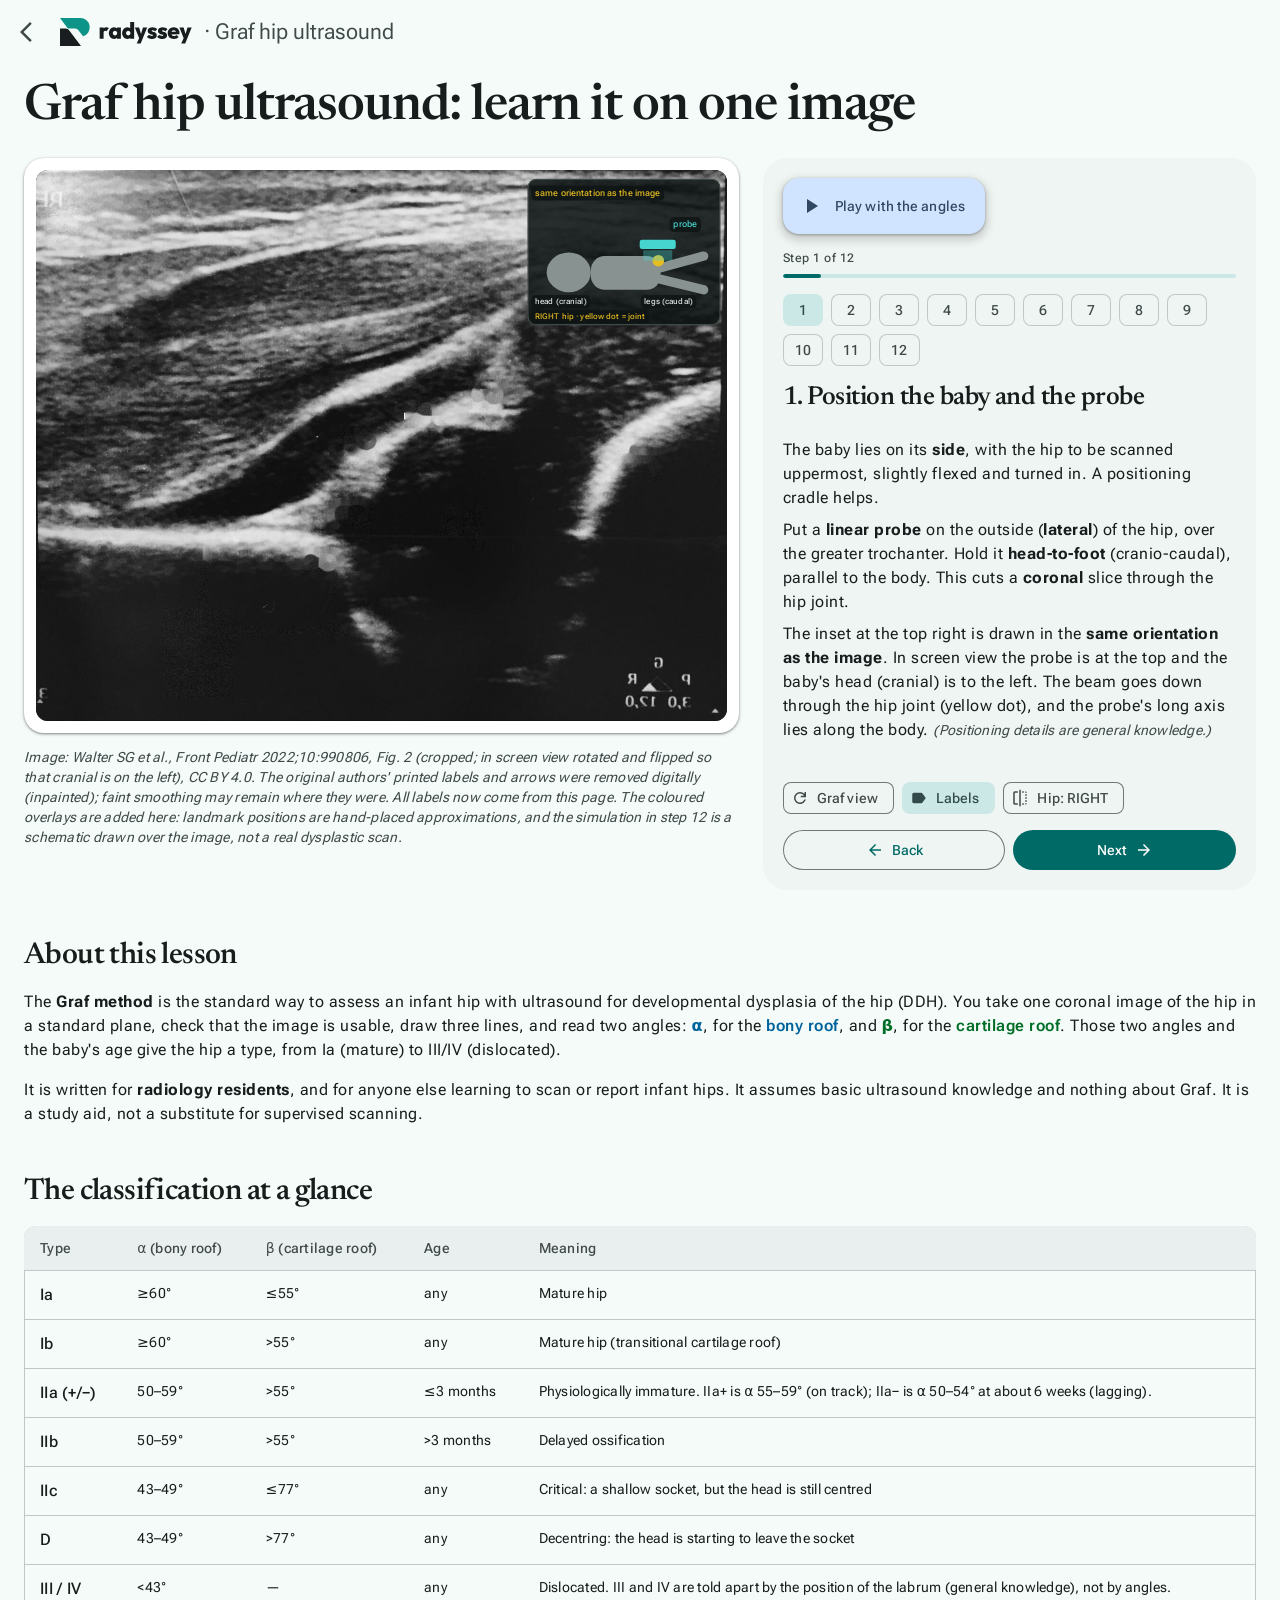
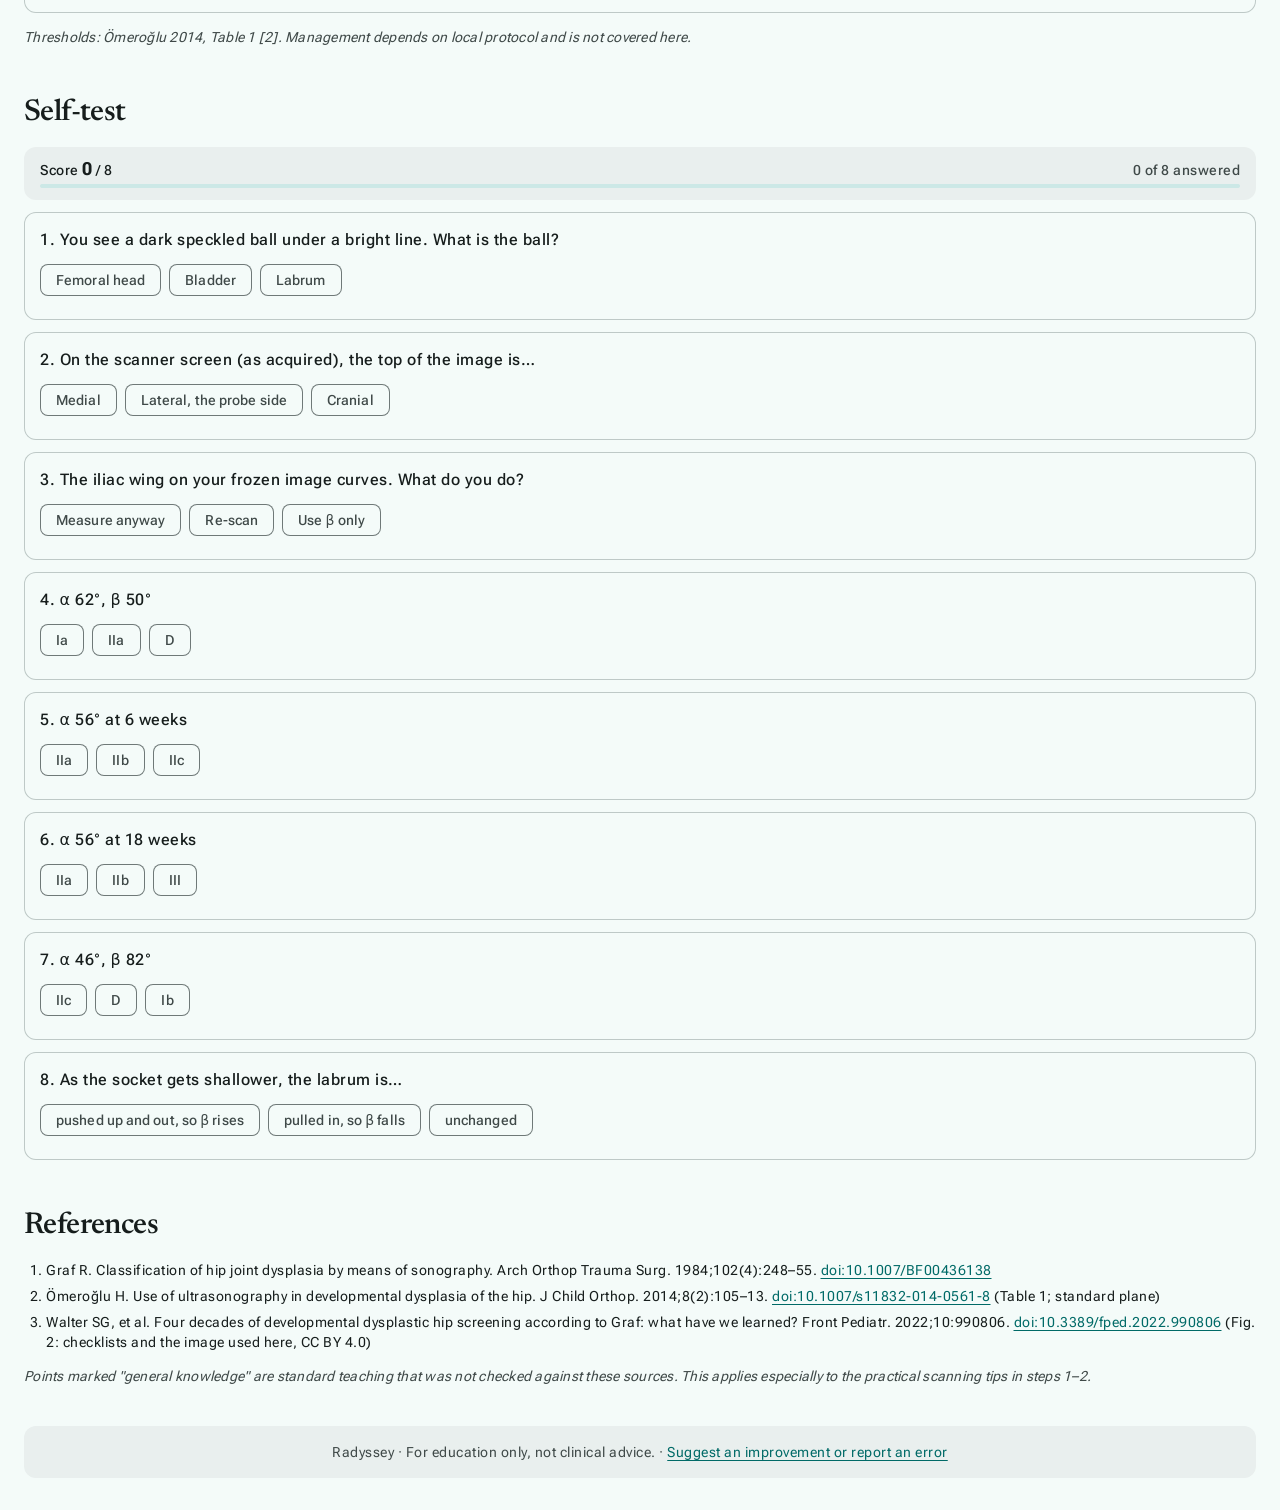
<file: site/posts/2026-10-26-graf-hip-ultrasound/index.html>
<!doctype html>
<html lang="en"><head><meta charset="utf-8">
<!-- The Graf lesson used to have a separate overview post here; it is now one page. Old links land on the lesson. -->
<title>Graf hip ultrasound – Radyssey</title>
<link rel="canonical" href="https://radyssey.github.io/lessons/graf-hip-ultrasound/">
<meta http-equiv="refresh" content="0; url=../../lessons/graf-hip-ultrasound/">
<meta name="robots" content="noindex">
<script>location.replace("../../lessons/graf-hip-ultrasound/" + location.search + location.hash)</script>
</head><body><p>This lesson has moved: <a href="../../lessons/graf-hip-ultrasound/">Graf hip ultrasound</a>.</p></body></html>
</file>
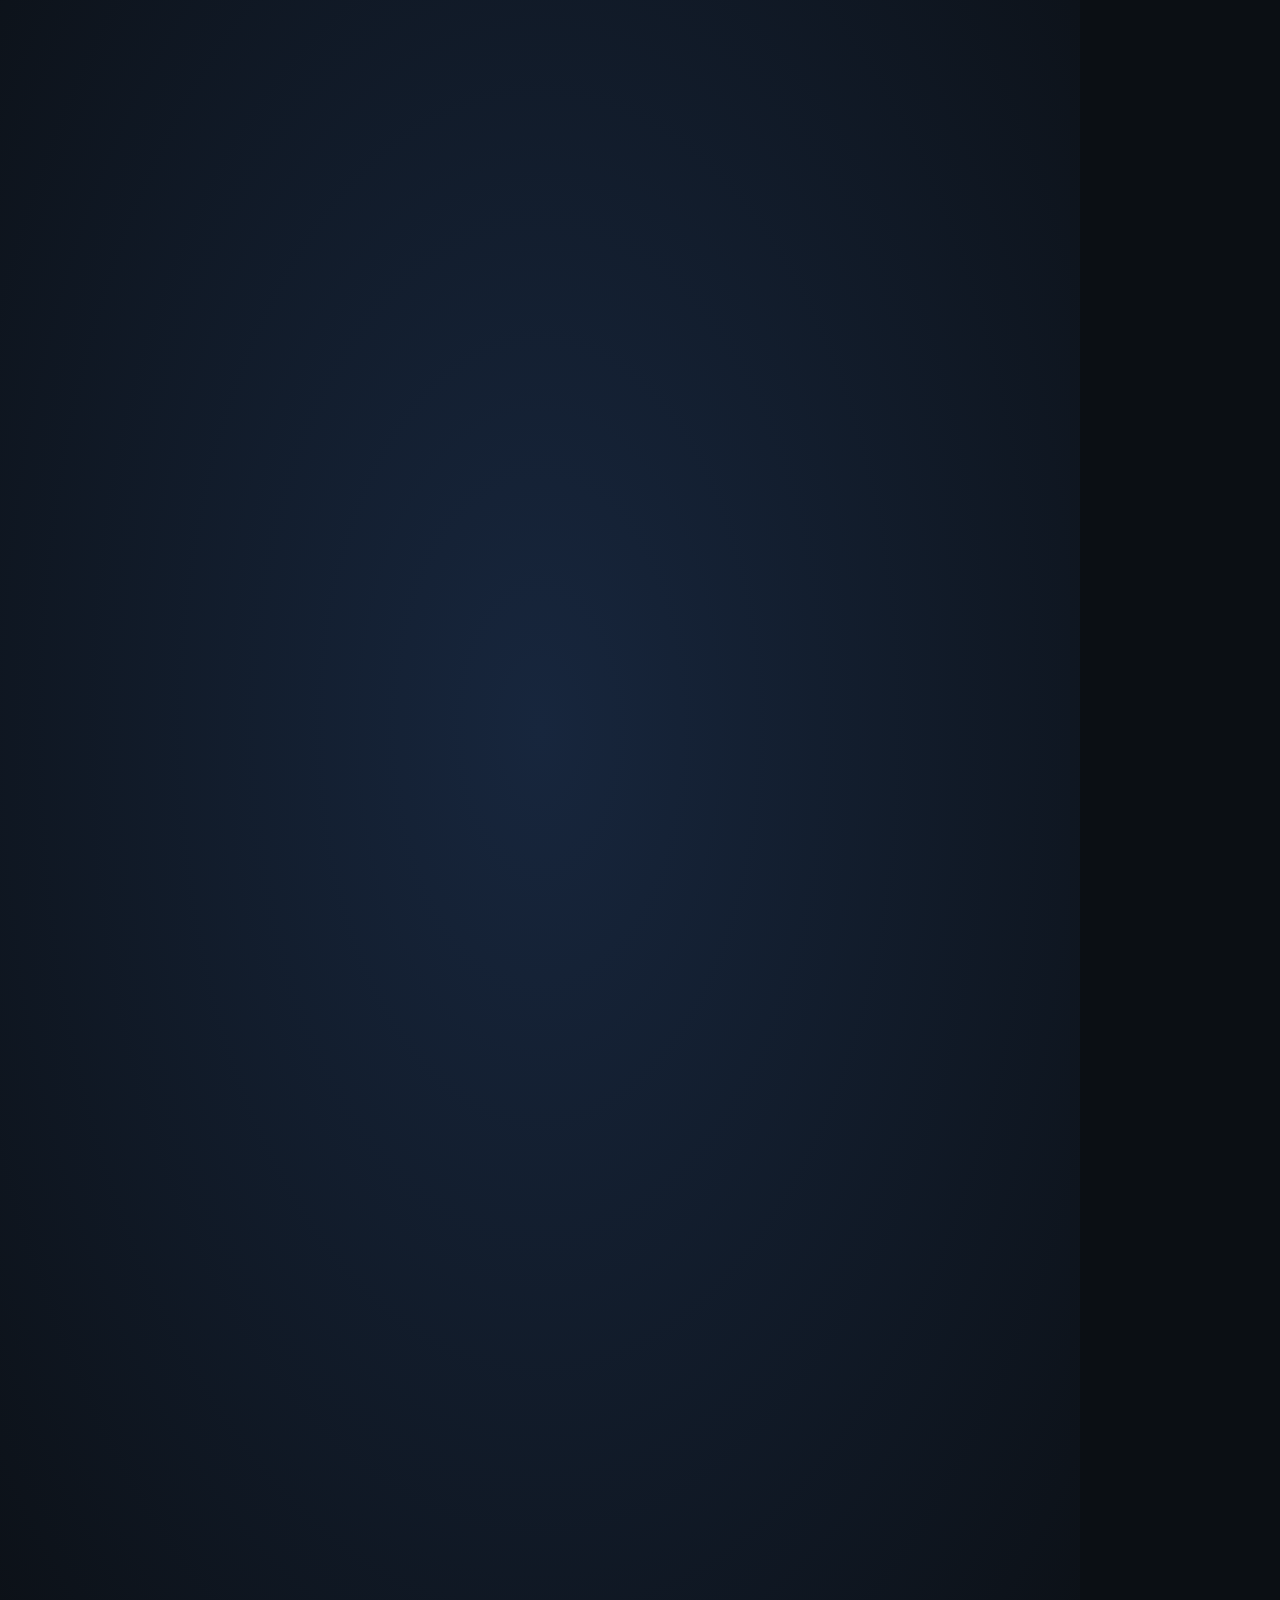
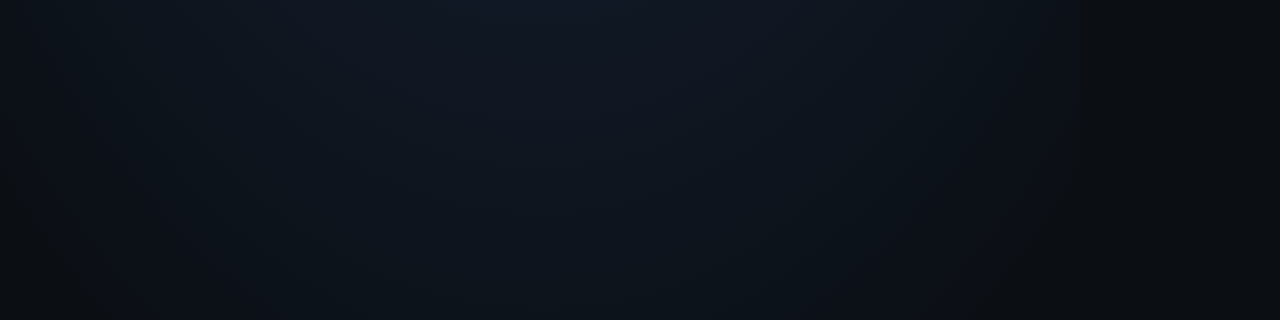
<file: video/launch_video.html>
<!doctype html>
<html lang="en"><head><meta charset="utf-8">
<title>Radyssey launch video</title>
<!--
  Launch video, drawn and animated in SVG. Every frame is a pure function of time:
  renderAt(t) draws the frame at t seconds, so make_video.py can step through it
  frame by frame. Open this file in a browser to scrub it with the slider.
  Query: ?w=1080&h=1920&url=...&name=...
  Landmarks, colours, the simulation formulas and classify() are copied from the
  lesson's own script (site/lessons/graf-hip-ultrasound/index.html).
-->
<style>
html,body{margin:0;background:#0b0f14;overflow:hidden}
svg{display:block}
#scrub{position:fixed;left:8px;right:8px;bottom:8px;z-index:2}
</style></head><body>
<svg id="v" xmlns="http://www.w3.org/2000/svg"></svg>
<script>
const Q=new URLSearchParams(location.search);
const W=+(Q.get('w')||1080),HH=+(Q.get('h')||1920);
const SITE=Q.get('name')||'Radyssey';
const URLTXT=Q.get('url')||'radyssey.github.io';
const IMG=Q.get('img')||'../site/lessons/graf-hip-ultrasound/Graf_us_Walter2022_clean.jpg';
const NS='http://www.w3.org/2000/svg',R=Math.PI/180;
const FONT='"Segoe UI",system-ui,sans-serif';

/* lesson palette */
const C={bg:'#0b0f14',panel:'#18202a',ink:'#e6ebf1',muted:'#9aa6b4',accent:'#6ea2ff',
 base:'#ff6b6b',roof:'#4dabf7',cart:'#51cf66',rim:'#ffd43b',head:'#63e6be',wing:'#ff922b',
 labrum:'#ff8787',compass:'#ffe066',cartRoof:'#a5d8ff',socket:'#ffd8a8',body:'#9fb3c8'};

/* lesson landmarks (Graf-view image coordinates) */
const LM={wingTop:[652,170],rim:[640,492],ll:[805,612],lab:[515,612],head:[640,770],
 roof:[725,550],cart:[575,555],caps:[470,700],fold:[445,800],chb:[600,1000]};
const CEN=[488.5,634]; /* centre of the image as the lesson places it (x15..962, y40..1228) */

/* lesson formulas */
function classify(a,b,w){
 if(a>=60)return b<=55?['Ia','Mature hip']:['Ib','Mature hip, transitional cartilage roof'];
 if(a>=50)return w<=13?['IIa'+(a>=55?'+':'−'),'Physiologically immature']:['IIb','Delayed ossification'];
 if(a>=43)return b<=77?['IIc','Critical: shallow socket, head still centred']:['D','Decentring: the head is leaving the socket'];
 return['III / IV','Dislocated'];}
const BT=[[34,105],[43,88],[45,82],[47,72],[50,63],[55,58],[60,52],[70,48]];
function betaFor(a){let bb=105;for(let z=1;z<BT.length;z++){if(a<=BT[z][0]){bb=BT[z-1][1]+(BT[z][1]-BT[z-1][1])*(a-BT[z-1][0])/(BT[z][0]-BT[z-1][0]);break}}return bb}
/* step-12 model: starts on the hand-placed landmarks (HS, the lesson's HSTART) and rotates the
   bony roof and labrum lines about the bony rim; β blends from the image's own value into the table below α 43 */
const HS={b1:[652,170],b2:[646,390],ll:[805,612],rim:[640,492],lab:[515,612]};
function sim(a){
 const rot=(v,d)=>{const c=Math.cos(d*R),s=Math.sin(d*R);return[v[0]*c-v[1]*s,v[0]*s+v[1]*c]},cr=(p,q)=>p[0]*q[1]-p[1]*q[0];
 const U=nrm(sub(HS.b2,HS.b1)),LV=sub(HS.ll,HS.rim),BV=sub(HS.lab,HS.rim),lu=nrm(LV),bu=nrm(BV);
 const A0=Math.acos(Math.abs(U[0]*lu[0]+U[1]*lu[1]))/R,B0=Math.acos(U[0]*bu[0]+U[1]*bu[1])/R;
 const w=a>=A0?1:Math.max(0,(a-43)/(A0-43)),bb=betaFor(a)+(B0-betaFor(A0))*w,k=Math.max(0,A0-a);
 const ud=rot(U,(cr(U,LV)>0?1:-1)*a),bd=rot(U,(cr(U,BV)>0?1:-1)*bb),LL=Math.hypot(...LV),LB=Math.hypot(...BV),rim=HS.rim;
 return{a,b:bb,rim,ll:[rim[0]+ud[0]*LL,rim[1]+ud[1]*LL],lab:[rim[0]+bd[0]*LB,rim[1]+bd[1]*LB],hc:[LM.head[0]-k*5.2,LM.head[1]-k*6.7]}}

/* helpers */
function el(t,a,p){const e=document.createElementNS(NS,t);for(const k in a)e.setAttribute(k,a[k]);if(p)p.appendChild(e);return e}
function clear(g){while(g.firstChild)g.removeChild(g.firstChild)}
const cl=(x,a=0,b=1)=>Math.max(a,Math.min(b,x));
const ease=x=>{x=cl(x);return x<.5?4*x*x*x:1-Math.pow(-2*x+2,3)/2};
const eout=x=>{x=cl(x);return 1-Math.pow(1-x,3)};
const back=x=>{x=cl(x);const c=1.7;return 1+(c+1)*Math.pow(x-1,3)+c*Math.pow(x-1,2)};
const seg=(t,a,b)=>cl((t-a)/(b-a));
const lerp=(a,b,p)=>a+(b-a)*p;
const lerp2=(p0,p1,p)=>[lerp(p0[0],p1[0],p),lerp(p0[1],p1[1],p)];
const sub=(a,b)=>[a[0]-b[0],a[1]-b[1]];
const nrm=v=>{const l=Math.hypot(v[0],v[1])||1;return[v[0]/l,v[1]/l]};
/* fade in over fi seconds after a, fade out over fo seconds before b */
const env=(t,a,b,fi=.35,fo=.35)=>Math.min(seg(t,a,a+fi),1-seg(t,b-fo,b));

function txt(p,x,y,s,o){o=o||{};const t=el('text',{x,y,'text-anchor':o.anchor||'start'},p);t.textContent=s;
 t.setAttribute('style',`fill:${o.col||C.ink};font:${o.weight||700} ${o.size||40}px ${FONT};letter-spacing:${o.ls||0}px;`+
  (o.stroke===false?'':`paint-order:stroke;stroke:#000;stroke-width:${o.sw||8}px;stroke-linejoin:round;`));
 if(o.op!=null)t.setAttribute('opacity',cl(o.op));return t}
function fitSize(s,base,maxW){return Math.min(base,maxW/(s.length*.53))}

/* layout */
const VERT=HH>W*1.3;
const LAY=VERT?{pane:{x:0,y:470,w:W,h:1000},tag:280,cap:385,brand:110,cred:HH-30}
 :{pane:{x:0,y:132,w:W,h:868},tag:44,cap:106,brand:null,cred:HH-34};
const PN=LAY.pane,PC=[PN.x+PN.w/2,PN.y+PN.h/2];
/* vertical: screen view fills the pane height (sides crop slightly); square: whole image */
const FIT_SCREEN=VERT?PN.h/947:Math.min(PN.w/1188,PN.h/947),FIT_GRAF=Math.min(PN.w/947,PN.h/1188);

/* persistent scene graph */
const svg=document.getElementById('v');
svg.setAttribute('width',W);svg.setAttribute('height',HH);svg.setAttribute('viewBox',`0 0 ${W} ${HH}`);
const defs=el('defs',{},svg);
el('rect',{x:PN.x,y:PN.y,width:PN.w,height:PN.h},el('clipPath',{id:'pc'},defs));
const grad=el('radialGradient',{id:'glow',cx:'50%',cy:'38%',r:'75%'},defs);
el('stop',{offset:'0','stop-color':'#17263d'},grad);el('stop',{offset:'1','stop-color':C.bg},grad);
el('rect',{x:0,y:0,width:W,height:HH,fill:'url(#glow)'},svg);
const paneG=el('g',{'clip-path':'url(#pc)'},svg);
const paneBg=el('rect',{x:PN.x,y:PN.y,width:PN.w,height:PN.h,fill:'#000'},paneG);
const camG=el('g',{},paneG),conG=el('g',{},camG);
const img=el('image',{x:15,y:40,width:947,height:1188,href:IMG},conG);
const ovC=el('g',{},conG);  /* overlays in image coordinates */
const ovP=el('g',{},paneG); /* overlays in frame pixels, clipped to the pane */
/* phone mock-up for the "at the scanner" scene; its image element is persistent so it is decoded once */
const PH=VERT?{x:330,y:500,w:560,h:990}:{x:560,y:150,w:400,h:830};
const phoneG=el('g',{opacity:0},svg);
el('rect',{x:PH.x,y:PH.y,width:PH.w,height:PH.h,rx:PH.w*.13,fill:'#05070a',stroke:'#3a4553','stroke-width':4},phoneG);
el('rect',{x:PH.x+PH.w/2-50,y:PH.y+20,width:100,height:12,rx:6,fill:'#1a212b'},phoneG);
const SC={x:PH.x+14,y:PH.y+46,w:PH.w-28,h:PH.h-62};
el('rect',{x:SC.x,y:SC.y,width:SC.w,height:SC.h,rx:PH.w*.07},el('clipPath',{id:'scr'},defs));
const scrG=el('g',{'clip-path':'url(#scr)'},phoneG);
el('rect',{x:SC.x,y:SC.y,width:SC.w,height:SC.h,fill:'#11161d'},scrG);
const IH=SC.w*947/1188;
const mini=el('svg',{x:SC.x,y:SC.y,width:SC.w,height:IH,viewBox:'40 15 1188 947',preserveAspectRatio:'none'},scrG);
const miniG=el('g',{transform:'matrix(0,1,1,0,0,0)'},mini);
el('image',{x:15,y:40,width:947,height:1188,href:IMG},miniG);
const miniOv=el('g',{},miniG);
const phoneUI=el('g',{},scrG);
const ovF=el('g',{},svg);   /* everything else, in frame pixels */

/* view state, set per frame */
let M=[[0,1],[1,0]],S=1,CAM=[0,0];
function setView(phi,psi,fit,cam,z){
 const c=Math.cos(phi*R),k=(1-c)/2,m=Math.cos(psi*R);
 const P=[[c+k,k],[k,c+k]];           /* rotation by phi about the diagonal, projected */
 M=[[m*P[0][0],m*P[0][1]],[P[1][0],P[1][1]]];
 S=fit*z;CAM=cam;
 camG.setAttribute('transform',`translate(${PC[0]},${PC[1]}) scale(${S}) translate(${-cam[0]},${-cam[1]})`);
 conG.setAttribute('transform',`matrix(${M[0][0]},${M[1][0]},${M[0][1]},${M[1][1]},0,0) translate(${-CEN[0]},${-CEN[1]})`);}
function F(p){const d=sub(p,CEN),v=[M[0][0]*d[0]+M[0][1]*d[1],M[1][0]*d[0]+M[1][1]*d[1]];
 return[PC[0]+S*(v[0]-CAM[0]),PC[1]+S*(v[1]-CAM[1])]}
function imgRect(){const ps=[[15,40],[962,40],[15,1228],[962,1228]].map(F),xs=ps.map(p=>p[0]),ys=ps.map(p=>p[1]);
 return{x0:Math.max(PN.x,Math.min(...xs)),x1:Math.min(PN.x+PN.w,Math.max(...xs)),y0:Math.max(PN.y,Math.min(...ys)),y1:Math.min(PN.y+PN.h,Math.max(...ys))}}

/* drawing pieces */
function drawLine(a,b,p,col,w,dash,op){if(p<=0)return;const e=lerp2(a,b,p);
 el('line',{x1:a[0],y1:a[1],x2:e[0],y2:e[1],stroke:col,'stroke-width':w||9,'stroke-linecap':'round','stroke-dasharray':dash||'',opacity:op==null?1:op},ovC)}
function longPts(a,b,l1,l2){const d=nrm(sub(b,a));return[[a[0]-d[0]*l1,a[1]-d[1]*l1],[a[0]+d[0]*l2,a[1]+d[1]*l2]]}
function dot(p,col,r,op){el('circle',{cx:p[0],cy:p[1],r:r||14,fill:col,stroke:'#000','stroke-width':4,opacity:op==null?1:op},ovC)}
function label(p,s,col,o){o=o||{};const q=F(p),size=o.size||(VERT?34:32);let x=q[0]+(o.dx==null?24:o.dx),y=q[1]+(o.dy==null?-18:o.dy);
 const w=s.length*size*.55;if(o.anchor!=='end'&&x+w>PN.x+PN.w-10)x=q[0]-w-24;if(x<PN.x+10)x=PN.x+10;
 y=cl(y,PN.y+size+6,PN.y+PN.h-12);txt(ovP,x,y,s,{col,size,op:o.op})}
function arc(cn,d0,d1,r,p,col,w){const a0=Math.atan2(d0[1],d0[0]);let a1=Math.atan2(d1[1],d1[0]),da=a1-a0;
 while(da>Math.PI)da-=2*Math.PI;while(da<-Math.PI)da+=2*Math.PI;const n=40,pts=[];
 for(let i=0;i<=n;i++){const a=a0+da*p*i/n;pts.push([cn[0]+r*Math.cos(a),cn[1]+r*Math.sin(a)])}
 el('path',{d:'M'+pts.map(q=>q.join(',')).join(' L'),stroke:col,'stroke-width':w||8,fill:'none','stroke-linecap':'round'},ovC);
 const am=a0+da*p*.5;return[cn[0]+(r+70)*Math.cos(am),cn[1]+(r+70)*Math.sin(am)]}

function caption(tag,s,op){if(op<=0)return;
 if(tag)txt(ovF,W/2,LAY.tag,tag,{anchor:'middle',col:C.accent,size:VERT?40:30,ls:4,op,stroke:false});
 const size=fitSize(s,VERT?66:52,W-80);txt(ovF,W/2,LAY.cap,s,{anchor:'middle',size,op,stroke:false})}
function brand(op){if(!LAY.brand||op<=0)return;
 txt(ovF,W/2,LAY.brand,SITE+'  ·  Lesson 1',{anchor:'middle',col:C.muted,size:38,weight:600,ls:2,op,stroke:false})}
function credit(op){if(op<=0)return;
 txt(ovF,W/2,LAY.cred,'Ultrasound image: Walter et al. 2022, CC BY 4.0',{anchor:'middle',col:C.muted,size:VERT?28:24,weight:500,op,stroke:false})}

function readout(a,b,op,showType){if(op<=0)return;const c=classify(a,b,6);
 if(VERT){const y=PN.y+PN.h+125;
  txt(ovF,300,y,'α '+Math.round(a)+'°',{anchor:'middle',col:C.roof,size:100,op,stroke:false});
  txt(ovF,780,y,'β '+Math.round(b)+'°',{anchor:'middle',col:C.cart,size:100,op,stroke:false});
  if(showType>0){txt(ovF,W/2,y+140,'Type '+c[0],{anchor:'middle',size:112,op:op*showType,stroke:false});
   txt(ovF,W/2,y+205,c[1],{anchor:'middle',col:C.muted,size:fitSize(c[1],40,W-80),weight:500,op:op*showType,stroke:false})}}
 else{const x=PN.x+24,y=PN.y+PN.h-24-170;
  el('rect',{x,y,width:400,height:170,rx:18,fill:'rgba(17,22,29,.88)',stroke:'#2c3744','stroke-width':2,opacity:op},ovF);
  txt(ovF,x+24,y+68,'α '+Math.round(a)+'°',{col:C.roof,size:58,op,stroke:false});
  txt(ovF,x+210,y+68,'β '+Math.round(b)+'°',{col:C.cart,size:58,op,stroke:false});
  if(showType>0)txt(ovF,x+24,y+142,'Type '+c[0],{size:62,op:op*showType,stroke:false})}}

function compassScreen(t0,t,op){const r=imgRect(),s=VERT?40:36,cy=(r.y0+r.y1)/2,cx=(r.x0+r.x1)/2;
 const A=[['↑ LATERAL (probe / skin)',cx,r.y0+s+14,'middle',[0,-1]],['↓ MEDIAL (deep)',cx,r.y1-20,'middle',[0,1]],
  ['← CRANIAL',r.x0+14,cy-30,'start',[-1,0]],['(head, ilium)',r.x0+14,cy+16,'start',[-1,0]],
  ['CAUDAL →',r.x1-14,cy-30,'end',[1,0]],['(femur)',r.x1-14,cy+16,'end',[1,0]]];
 const order=[0,1,2,2,3,3];
 A.forEach((d,i)=>{const p=back(seg(t,t0+order[i]*.3,t0+order[i]*.3+.6));if(p<=0)return;const off=(1-p)*220;
  txt(ovP,d[1]+d[4][0]*off,d[2]+d[4][1]*off,d[0],{anchor:d[3],col:C.compass,size:i===3||i===5?s*.7:s,op:Math.min(op,seg(t,t0+order[i]*.3,t0+order[i]*.3+.25))})})}
function compassGraf(side,op){if(op<=0)return;const r=imgRect(),s=VERT?40:36,cy=(r.y0+r.y1)/2,cx=(r.x0+r.x1)/2;
 txt(ovP,cx,r.y0+s+14,'↑ CRANIAL',{anchor:'middle',col:C.compass,size:s,op});
 txt(ovP,cx,r.y1-20,'↓ caudal',{anchor:'middle',col:C.compass,size:s,op});
 if(side==='R'){txt(ovP,r.x0+12,cy,'← LATERAL',{col:C.compass,size:s,op});txt(ovP,r.x1-12,cy,'medial →',{anchor:'end',col:C.compass,size:s,op})}
 else{txt(ovP,r.x0+12,cy,'← medial',{col:C.compass,size:s,op});txt(ovP,r.x1-12,cy,'LATERAL →',{anchor:'end',col:C.compass,size:s,op})}}

/* ---------------- timeline ---------------- */
const T={title:[0,3],lesson:[3,5.5],orient:[5.5,13],anat:[13,20],meas:[20,27],key:[27,32],flip:[32,36],scan:[36,41.5],close:[41.5,45]};
const DURATION=45;

/* the Radyssey logo: an R whose bowl is a femoral head. pr = draw progress of [stem, head, leg] */
function drawMark(cx,top,size,pr,op){const g=el('g',{transform:`translate(${cx-size/2},${top}) scale(${size/64})`,opacity:op,fill:'none','stroke-width':5.5,'stroke-linecap':'round'},ovF);
 const d=(e,p)=>{e.setAttribute('pathLength',1);e.setAttribute('stroke-dasharray',`${p} 1`);if(p<=0)e.setAttribute('opacity',0)};
 d(el('path',{d:'M14 54V10',stroke:C.ink},g),pr[0]);
 d(el('circle',{cx:31,cy:24,r:12,stroke:C.ink,transform:'rotate(180 31 24)'},g),pr[1]);
 d(el('path',{d:'M28 36L48 54',stroke:C.accent},g),pr[2])}

function sceneTitle(t){const [a,b]=T.title,op=env(t,a,b,.01,.4),cx=W/2,cy=VERT?HH*.42:HH*.4;
 drawMark(cx,cy-(VERT?400:370),VERT?230:200,[ease(seg(t,.05,.45)),ease(seg(t,.3,.8)),ease(seg(t,.65,1.0))],op);
 const p=eout(seg(t,.6,1.3));
 txt(ovF,cx,cy+(1-p)*40,SITE,{anchor:'middle',size:fitSize(SITE,VERT?168:150,W-160),weight:800,op:op*p,stroke:false,ls:-2});
 const q=eout(seg(t,1.1,1.8));
 txt(ovF,cx,cy+110,'free interactive lessons',{anchor:'middle',col:C.ink,size:VERT?64:56,weight:500,op:op*q,stroke:false});
 txt(ovF,cx,cy+190,'for radiology residents',{anchor:'middle',col:C.muted,size:VERT?64:56,weight:500,op:op*q,stroke:false})}

function sceneLesson(t){const [a,b]=T.lesson,op=env(t,a,b),cx=W/2,cy=VERT?HH*.44:HH*.46,lt=t-a;
 txt(ovF,cx,cy-120,'LESSON 1',{anchor:'middle',col:C.accent,size:VERT?56:48,ls:10,op:op*eout(seg(lt,0,.5)),stroke:false});
 const w=(VERT?760:700)*ease(seg(lt,.2,1));
 el('rect',{x:cx-w/2,y:cy-80,width:w,height:8,rx:4,fill:C.accent,opacity:op},ovF);
 const p=eout(seg(lt,.4,1.1));
 txt(ovF,cx,cy+40+(1-p)*30,'Graf hip',{anchor:'middle',size:VERT?124:108,weight:800,op:op*p,stroke:false});
 txt(ovF,cx,cy+170+(1-p)*30,'ultrasound',{anchor:'middle',size:VERT?124:108,weight:800,op:op*p,stroke:false});
 txt(ovF,cx,cy+270,'12 steps on one real image',{anchor:'middle',col:C.muted,size:VERT?50:44,weight:500,op:op*eout(seg(lt,.9,1.5)),stroke:false})}

/* baby, probe and scan plane, drawn in pane pixels */
function sceneBaby(lt,op){if(op<=0)return;const g=el('g',{transform:`translate(${PN.x},${PN.y+(PN.h-870)/2})`,opacity:op},ovP);
 const bIn=eout(seg(lt,0,.7));const bg=el('g',{transform:`translate(${(1-bIn)*-120},0)`,opacity:bIn},g);
 el('path',{d:'M680,440 Q790,410 930,470 M680,505 Q800,535 930,565',stroke:C.body,'stroke-width':46,'stroke-linecap':'round',fill:'none'},bg);
 el('rect',{x:330,y:395,width:370,height:150,rx:70,fill:C.body},bg);
 el('circle',{cx:250,cy:465,r:100,fill:C.body},bg);
 el('path',{d:'M420,470 Q470,560 540,575',stroke:'#8499ad','stroke-width':34,'stroke-linecap':'round',fill:'none'},bg);
 txt(bg,250,615,'head (cranial)',{anchor:'middle',size:36,col:C.ink});
 txt(bg,880,640,'legs (caudal)',{anchor:'middle',size:36,col:C.ink});
 /* probe slides down onto the lateral hip */
 const pp=eout(seg(lt,.8,2.0)),py=(1-pp)*-420;
 const pg=el('g',{transform:`translate(0,${py})`,opacity:seg(lt,.8,1.0)},g);
 el('path',{d:'M640,220 Q640,120 760,60',stroke:'#3b8fd6','stroke-width':10,fill:'none'},pg);
 el('rect',{x:612,y:215,width:56,height:140,rx:14,fill:'#3b8fd6'},pg);
 el('rect',{x:565,y:345,width:150,height:48,rx:10,fill:C.roof,stroke:'#000','stroke-width':3},pg);
 txt(pg,545,300,'probe on the',{anchor:'end',size:36,col:C.roof});txt(pg,545,342,'lateral hip',{anchor:'end',size:36,col:C.roof});
 /* beam fills down through the hip, then the coronal plane opens to the full image */
 const bp=ease(seg(lt,2.0,3.0));
 if(bp>0){const ex=ease(seg(lt,3.2,4.4)),r0={x:565,y:395,w:150,h:245*bp},iw=1188*FIT_SCREEN,ih=947*FIT_SCREEN,
   r1={x:(PN.w-iw)/2,y:(870-ih)/2,w:iw,h:ih};
  const r={x:lerp(r0.x,r1.x,ex),y:lerp(r0.y,r1.y,ex),w:lerp(r0.w,r1.w,ex),h:lerp(r0.h,r1.h,ex)};
  el('rect',{x:r.x,y:r.y,width:r.w,height:r.h,fill:C.roof,'fill-opacity':.28*(1-ex),stroke:C.roof,'stroke-width':4,'stroke-dasharray':'14 8',opacity:1-seg(lt,4.2,4.6)},g);
  if(lt<3.3)txt(g,500,700,'coronal plane',{anchor:'middle',size:36,col:C.roof,op:seg(lt,2.4,2.7)*(1-seg(lt,3.1,3.3))})}
 el('circle',{cx:640,cy:470,r:14,fill:C.rim,stroke:'#000','stroke-width':3,opacity:bIn*(1-seg(lt,3.2,3.6))},g)}

/* "At the scanner": the lesson open on a phone beside the probe, used as a quick reference */
function sceneScan(lt,op){
 const k=SC.w/452,sl=eout(seg(lt,0,.6)),ph=lt<1.8?0:lt<3.6?1:2;
 phoneG.setAttribute('opacity',op*sl);phoneG.setAttribute('transform',`translate(0,${(1-sl)*140})`);
 clear(miniOv);clear(phoneUI);
 const caps=['Open it on your phone at the scanner','Check: lower limb · straight wing · labrum','Measure α and β → read the type'],cst=[0,1.8,3.6][ph];
 caption('AT THE SCANNER',caps[ph],op*seg(lt,cst,cst+.3));credit(op);
 /* probe beside the phone, with a faint beam */
 const pr=VERT?{x:165,y:1080,s:1}:{x:300,y:420,s:1.25},po=op*eout(seg(lt,.2,.8)),pg=el('g',{transform:`translate(${pr.x},${pr.y+(1-eout(seg(lt,.2,.8)))*-80}) scale(${pr.s}) rotate(-12)`,opacity:po},ovF);
 el('path',{d:'M0,-120 Q0,-200 70,-240',stroke:'#3b8fd6','stroke-width':8,fill:'none'},pg);
 el('rect',{x:-30,y:-125,width:60,height:150,rx:16,fill:'#3b8fd6'},pg);
 el('rect',{x:-55,y:20,width:110,height:38,rx:9,fill:C.roof,stroke:'#000','stroke-width':3},pg);
 el('path',{d:'M-55,60 L-90,230 L90,230 L55,60Z',fill:C.roof,'fill-opacity':.14},pg);
 /* lesson UI on the phone */
 const y0=SC.y+IH+16*k,gap=5*k,cw=(SC.w-24*k-gap*11)/12,chH=cw*.9,cur=[2,7,11][ph];
 for(let i=0;i<12;i++){const x=SC.x+12*k+i*(cw+gap),on=i+1===cur;
  el('rect',{x,y:y0,width:cw,height:chH,rx:4*k,fill:on?C.accent:'#18202a',stroke:on?C.accent:'#2c3744','stroke-width':1.5},phoneUI);
  txt(phoneUI,x+cw/2,y0+chH*.68,String(i+1),{anchor:'middle',size:chH*.48,col:on?'#0e1116':C.muted,stroke:false,weight:600})}
 /* a fingertip taps the next step just before each change */
 [[1.45,7],[3.25,11]].forEach(([tt,n])=>{const p=seg(lt,tt,tt+.35);if(p<=0||p>=1)return;const x=SC.x+12*k+(n-1)*(cw+gap)+cw/2;
  el('circle',{cx:x,cy:y0+chH/2,r:(14+16*p)*k,fill:'#fff','fill-opacity':.35*(1-p),stroke:'#fff','stroke-width':2,opacity:1-p},phoneUI)});
 const titles=['2. Know your orientation','7. Usability check','11. Measure it and classify'];
 let y=y0+chH+42*k;txt(phoneUI,SC.x+14*k,y,titles[ph],{size:27*k,stroke:false});
 if(ph===0){['↑ top = lateral (probe side)','← left = cranial','↓ bottom = medial (deep)'].forEach((s,i)=>{
   txt(phoneUI,SC.x+14*k,y+(i+1)*42*k,s,{size:23*k,col:C.compass,stroke:false,op:seg(lt,.7+i*.25,.95+i*.25)})})}
 if(ph===1){const it=[[LM.ll,'Lower limb of the ilium'],[[649,280],'Straight iliac wing'],[LM.lab,'Labrum']];
  it.forEach((d,i)=>{const s0=1.95+i*.45,o=seg(lt,s0,s0+.2),pu=back(seg(lt,s0,s0+.35));if(o<=0)return;
   el('circle',{cx:d[0][0],cy:d[0][1],r:42*pu,fill:'none',stroke:C.wing,'stroke-width':12,opacity:o},miniOv);
   const yy=y+(i+1)*44*k;el('rect',{x:SC.x+14*k,y:yy-24*k,width:28*k,height:28*k,rx:6*k,fill:C.cart,opacity:o},phoneUI);
   txt(phoneUI,SC.x+28*k,yy-3*k,'✓',{anchor:'middle',size:22*k,col:'#0e1116',stroke:false,op:o});
   txt(phoneUI,SC.x+54*k,yy-3*k,d[1],{size:23*k,stroke:false,op:o})})}
 if(ph===2){const S0=sim(64),bl=longPts(HS.b1,HS.b2,250,700),rl=longPts(S0.ll,S0.rim,250,700),c2=longPts(S0.rim,S0.lab,500,900),g=miniOv;
  const ln=(a,b,p,col,dash)=>{if(p<=0)return;const e=lerp2(a,b,p);el('line',{x1:a[0],y1:a[1],x2:e[0],y2:e[1],stroke:col,'stroke-width':12,'stroke-linecap':'round','stroke-dasharray':dash||''},g)};
  ln(bl[0],bl[1],ease(seg(lt,3.7,4.1)),C.base);ln(rl[1],rl[0],ease(seg(lt,3.9,4.3)),C.roof);ln(c2[0],c2[1],ease(seg(lt,4.1,4.5)),C.cart,'30 16');
  const ro=eout(seg(lt,4.5,4.9));if(ro>0){const bx=SC.x+14*k,by=y+18*k,bw=SC.w-28*k;
   el('rect',{x:bx,y:by,width:bw,height:118*k,rx:12*k,fill:'#1d2a3d',opacity:ro},phoneUI);
   txt(phoneUI,bx+16*k,by+44*k,'α 64°',{size:32*k,col:C.roof,stroke:false,op:ro});txt(phoneUI,bx+150*k,by+44*k,'β '+Math.round(S0.b)+'°',{size:32*k,col:C.cart,stroke:false,op:ro});
   txt(phoneUI,bx+16*k,by+92*k,'Type Ia',{size:34*k,stroke:false,op:ro});txt(phoneUI,bx+170*k,by+92*k,'mature hip',{size:22*k,col:C.muted,stroke:false,weight:500,op:ro})}}
 /* reminder that it is a learning aid */
 txt(ovF,W/2,VERT?PH.y+PH.h+70:HH-74,'A quick reference while you learn to scan',{anchor:'middle',col:C.muted,size:VERT?36:28,weight:500,op:op*seg(lt,.8,1.2),stroke:false})}

function renderAt(t){
 clear(ovC);clear(ovP);clear(ovF);
 let phi=180,psi=0,fit=FIT_SCREEN,cam=[0,0],z=1,imgOp=0;
 const L=(k)=>t-T[k][0],inS=(k)=>t>=T[k][0]&&t<T[k][1];
 /* camera and image visibility */
 if(inS('orient')){imgOp=ease(seg(L('orient'),3.4,4.6))}
 if(inS('anat')){imgOp=1;const p=ease(seg(L('anat'),0,1.5));cam=lerp2([0,0],[-40,110],p);z=lerp(1,1.22,p)}
 if(inS('meas')){imgOp=1;const p=ease(seg(L('meas'),0,1.2));cam=lerp2([-40,110],[-150,170],p);z=lerp(1.22,1.5,p)}
 if(inS('key')){imgOp=1;const p=ease(seg(L('key'),0,1.2));cam=lerp2([-150,170],[-90,150],p);z=lerp(1.5,1.3,p)}
 if(inS('flip')){imgOp=1;const lt=L('flip'),p0=ease(seg(lt,0,.5));cam=lerp2([-90,150],[0,0],p0);z=lerp(1.3,1,p0);
  const f=ease(seg(lt,.55,1.8));phi=lerp(180,0,f);fit=lerp(FIT_SCREEN,FIT_GRAF,f);psi=180*ease(seg(lt,2.4,3.3))}
 if(inS('scan')||inS('close'))imgOp=0;
 setView(phi,psi,fit,cam,z);
 img.setAttribute('opacity',imgOp);paneBg.setAttribute('opacity',inS('orient')||inS('anat')||inS('meas')||inS('key')||inS('flip')?1:0);

 if(inS('title'))sceneTitle(t);
 if(inS('lesson'))sceneLesson(t);

 if(inS('orient')){const lt=L('orient'),op=env(t,...T.orient,.3,.01);
  brand(op);sceneBaby(lt,1-seg(lt,3.4,4.4));
  const cs=lt<3.2?['ORIENTATION','Probe on the lateral hip, head to foot']:lt<4.4?['ORIENTATION','It cuts a coronal slice through the hip']:['ORIENTATION','Screen: top lateral, left cranial'];
  caption(cs[0],cs[1],op*(lt<3.2?seg(lt,0,.4):lt<4.4?seg(lt,3.2,3.5):seg(lt,4.4,4.7)));
  compassScreen(4.5,lt,1-seg(lt,7.2,7.5));credit(seg(lt,3.6,4.2))}

 if(inS('anat')){const lt=L('anat'),op=env(t,...T.anat,.01,.3);brand(1);credit(1);
  caption('ANATOMY',lt<5?'Name every structure first':'Usable only if all three show',op*(lt<5?seg(lt,0,.3):seg(lt,5,5.3)));
  const fade=1-seg(lt,6.6,7);
  const hp=ease(seg(lt,.2,1.2)),circ=2*Math.PI*160;
  el('circle',{cx:LM.head[0],cy:LM.head[1],r:160,fill:C.head,'fill-opacity':.12*hp,stroke:C.head,'stroke-width':8,'stroke-dasharray':`${circ*hp} ${circ}`,opacity:fade,transform:`rotate(-90 ${LM.head[0]} ${LM.head[1]})`},ovC);
  if(hp>.3&&lt<2.6)label([LM.head[0]-60,LM.head[1]+40],'femoral head',C.head,{op:seg(lt,.6,.9)*(1-seg(lt,2.3,2.6))});
  drawLine([LM.wingTop[0],LM.wingTop[1]-120],LM.rim,ease(seg(lt,1.0,1.8)),C.wing,14,'',.85*fade);
  if(lt>1.2&&lt<2.6)label(LM.wingTop,'iliac wing',C.wing,{op:seg(lt,1.2,1.5)*(1-seg(lt,2.3,2.6))});
  const rp=ease(seg(lt,1.8,2.6));
  if(rp>0){const pth=el('path',{d:'M'+LM.rim+' Q720,520 '+LM.ll,stroke:'#fff','stroke-width':10,fill:'none',opacity:.85*fade,pathLength:1,'stroke-dasharray':`${rp} 1`},ovC)}
  const items=[[LM.chb,'1 chondro-osseous border',C.rim],[LM.head,'2 femoral head',C.head],[LM.fold,'3 synovial fold',C.rim],[LM.caps,'4 joint capsule',C.rim],
   [LM.lab,'5 labrum',C.labrum],[LM.cart,'6 cartilage roof',C.cartRoof],[LM.roof,'7 bony roof','#fff'],[LM.rim,'8 bony rim',C.rim]];
  items.forEach((d,i)=>{const s0=2.6+i*.28,p=back(seg(lt,s0,s0+.35));if(p<=0)return;const o=Math.min(1,seg(lt,s0,s0+.15))*(1-seg(lt,4.8,5.1));
   const pt=i===1?[LM.head[0]-60,LM.head[1]+40]:d[0];
   el('circle',{cx:pt[0],cy:pt[1],r:11*p,fill:d[2],stroke:'#000','stroke-width':3,opacity:o},ovC);
   label(pt,d[1].split(' ')[0],d[2],{op:o,size:VERT?44:40,dx:18,dy:-10});
   const lo=Math.min(1,seg(lt,s0,s0+.2))*(1-seg(lt,4.8,5.1));
   if(VERT){const col=i<4?0:1,row=i%4,x=60+col*510,y=PN.y+PN.h+80+row*66;
    txt(ovF,x,y,d[1],{col:d[2],size:40,weight:600,op:lo,stroke:false})}
   else if(lt<s0+.28||i===7){const name=d[1],w=name.length*19+60;
    el('rect',{x:W/2-w/2,y:PN.y+PN.h-86,width:w,height:62,rx:31,fill:'rgba(17,22,29,.9)',stroke:d[2],'stroke-width':3,opacity:lo},ovP);
    txt(ovP,W/2,PN.y+PN.h-43,name,{anchor:'middle',col:d[2],size:34,op:lo,stroke:false})}});
  dot(LM.ll,C.roof,14,seg(lt,2.2,2.5)*fade);
  /* usability circles pulse */
  if(lt>5){const us=[[LM.ll,'① lower limb'],[[649,280],'② straight wing'],[LM.lab,'③ labrum']];
   us.forEach((d,i)=>{const s0=5+i*.2,o=seg(lt,s0,s0+.2)*fade,pu=1+.18*Math.sin((lt-s0)*2*Math.PI*1.4)*Math.exp(-(lt-s0)*.4);
    el('circle',{cx:d[0][0],cy:d[0][1],r:40*pu,fill:'none',stroke:C.wing,'stroke-width':10,opacity:o},ovC);
    label(d[0],d[1],C.wing,{dx:50,dy:12,op:o})})}}

 if(inS('meas')){const lt=L('meas'),op=env(t,...T.meas,.01,.3),S0=sim(64);brand(1);credit(1);
  caption('MEASUREMENT',lt<3.9?'Three lines from the iliac wing':'α = bony roof · β = cartilage roof',op*(lt<3.9?seg(lt,0,.3):seg(lt,3.9,4.2)));
  el('circle',{cx:LM.head[0],cy:LM.head[1],r:160,fill:C.head,'fill-opacity':.1,stroke:C.head,'stroke-width':6,'stroke-dasharray':'18 10',opacity:.6},ovC);
  const bl=longPts(HS.b1,HS.b2,250,700),rl=longPts(S0.ll,S0.rim,250,700),cl2=longPts(S0.rim,S0.lab,500,900);
  drawLine(bl[0],bl[1],ease(seg(lt,.3,1.5)),C.base,9);
  drawLine(rl[1],rl[0],ease(seg(lt,1.5,2.7)),C.roof,9);
  drawLine(cl2[0],cl2[1],ease(seg(lt,2.7,3.9)),C.cart,9,'26 14');
  if(lt>.6&&lt<3.9)label([646,250],'① baseline',C.base,{op:seg(lt,.6,.9)*(1-seg(lt,3.6,3.9))});
  if(lt>1.8&&lt<3.9)label(S0.ll,'② bony roof line',C.roof,{dx:30,dy:50,op:seg(lt,1.8,2.1)*(1-seg(lt,3.6,3.9))});
  if(lt>3.0&&lt<3.9)label(S0.lab,'③ cartilage roof line',C.cart,{op:seg(lt,3.0,3.3)*(1-seg(lt,3.6,3.9))});
  dot(S0.rim,C.rim,14,seg(lt,1.4,1.7));dot(S0.ll,C.roof,14,seg(lt,1.6,1.9));
  const down=nrm(sub(HS.b2,HS.b1)),pa=ease(seg(lt,3.9,5.0)),pb=ease(seg(lt,4.6,5.7));
  let aVal=0,bVal=0;
  if(pa>0){const q=arc(S0.rim,down,nrm(sub(S0.ll,S0.rim)),120,pa,C.roof,10);aVal=64*pa;label(q,'α '+Math.round(aVal)+'°',C.roof,{dx:-10,dy:12,size:VERT?44:40})}
  if(pb>0){const q=arc(S0.rim,down,nrm(sub(S0.lab,S0.rim)),190,pb,C.cart,10);bVal=S0.b*pb;label(q,'β '+Math.round(bVal)+'°',C.cart,{dx:-60,dy:12,size:VERT?44:40})}
  readout(aVal,bVal,seg(lt,3.9,4.2)*op,eout(seg(lt,5.7,6.2)));
  if(lt>5.7){const p=back(seg(lt,5.7,6.2));const q=F([300,330]);
   if(!VERT)0;}}

 if(inS('key')){const lt=L('key'),op=env(t,...T.key,.01,.3);brand(1);credit(1);
  caption('KEY MOMENT','Shallower socket: watch the hip decentre',op*seg(lt,0,.3));
  const stops=[[0,64],[.4,64],[1.1,56],[1.5,56],[2.2,47],[2.6,47],[3.2,44],[3.6,44],[4.4,37]];
  let a=64;for(let i=1;i<stops.length;i++){if(lt<=stops[i][0]){a=lerp(stops[i-1][1],stops[i][1],ease(seg(lt,stops[i-1][0],stops[i][0])));break}if(i===stops.length-1)a=37}
  const s=sim(a),fade=1-seg(lt,4.6,5.0);
  el('path',{d:'M'+s.rim+' L'+s.ll+' L1000,'+(s.ll[1]+40)+' L1000,'+(s.rim[1]-150)+' L'+s.rim[0]+','+(s.rim[1]-150)+'Z',fill:C.socket,'fill-opacity':.35*fade,stroke:'none'},ovC);
  el('circle',{cx:s.hc[0],cy:s.hc[1],r:160,fill:C.head,'fill-opacity':.18*fade,stroke:C.head,'stroke-width':8,'stroke-dasharray':'18 10',opacity:fade},ovC);
  const bl=longPts(HS.b1,HS.b2,250,700),rl=longPts(s.ll,s.rim,250,700),cl2=longPts(s.rim,s.lab,500,900);
  drawLine(bl[0],bl[1],1,C.base,9,'',fade);drawLine(rl[0],rl[1],1,C.roof,9,'',fade);drawLine(cl2[0],cl2[1],1,C.cart,9,'26 14',fade);
  el('path',{d:'M'+(s.lab[0]-30)+','+(s.lab[1]-20)+' l60,10 l-25,45z',fill:C.labrum,opacity:fade},ovC);
  dot(s.ll,C.roof,14,fade);dot(s.rim,C.rim,14,fade);
  const down=nrm(sub(HS.b2,HS.b1));arc(s.rim,down,nrm(sub(s.ll,s.rim)),120,1,C.roof,10);arc(s.rim,down,nrm(sub(s.lab,s.rim)),190,1,C.cart,10);
  label(s.hc,'femoral head',C.head,{dx:-60,dy:0,op:fade});label(s.lab,'labrum',C.labrum,{dx:30,dy:0,op:fade});
  label([990,600],'bony socket',C.socket,{op:fade});
  readout(a,s.b,fade,1)}

 if(inS('flip')){const lt=L('flip'),op=env(t,...T.flip,.01,.4);brand(op);credit(op);
  const cs=lt<2.3?['QUICK FLIP','Screen view ⟳ Graf view']:['QUICK FLIP','Right hip ↔ left hip'];
  caption(cs[0],cs[1],op*(lt<2.3?seg(lt,0,.3):seg(lt,2.3,2.6)));
  if(lt<.5)compassScreen(-5,lt,1-seg(lt,.25,.5));
  if(lt>1.8&&lt<2.4)compassGraf('R',seg(lt,1.8,2.05)*(1-seg(lt,2.2,2.4)));
  if(lt>3.3)compassGraf('L',seg(lt,3.3,3.55)*op);
  if(lt>1.8){const r=imgRect(),o=seg(lt,1.8,2.05)*op,lbl=lt<2.85?'RIGHT hip':'LEFT hip',w=VERT?250:230;
   el('rect',{x:W/2-w/2,y:r.y1-140,width:w,height:62,rx:31,fill:'rgba(17,22,29,.88)',stroke:C.rim,'stroke-width':3,opacity:o},ovP);
   txt(ovP,W/2,r.y1-96,lbl,{anchor:'middle',col:C.rim,size:36,op:o,stroke:false})}
  if(lt>1.3&&lt<2.3){const r=imgRect();txt(ovP,W/2,r.y0+120,'like an AP X-ray of the hip',{anchor:'middle',col:'#fff',size:VERT?40:34,op:seg(lt,1.5,1.75)*(1-seg(lt,2.05,2.3))})}}

 if(inS('scan')){const lt=L('scan'),op=env(t,...T.scan,.3,.35);brand(op);sceneScan(lt,op)}
 else phoneG.setAttribute('opacity',0);

 if(inS('close')){const lt=L('close'),op=env(t,...T.close,.5,.01),cx=W/2,cy=VERT?HH*.4:HH*.36;
  const p=eout(seg(lt,.2,.9));
  drawMark(cx,cy-(VERT?330:290),VERT?180:150,[1,1,1],op*p);
  txt(ovF,cx,cy+(1-p)*30,SITE,{anchor:'middle',size:fitSize(SITE,VERT?150:130,W-160),weight:800,op:op*p,stroke:false,ls:-2});
  const q=eout(seg(lt,.7,1.3)),bw=Math.min(W-80,URLTXT.length*(VERT?30:28)+80);
  el('rect',{x:cx-bw/2,y:cy+60,width:bw,height:VERT?96:86,rx:VERT?48:43,fill:'#1d2a3d',stroke:C.accent,'stroke-width':3,opacity:op*q},ovF);
  txt(ovF,cx,cy+(VERT?122:116),URLTXT,{anchor:'middle',col:C.accent,size:fitSize(URLTXT,VERT?52:46,bw-60),op:op*q,stroke:false});
  const r=eout(seg(lt,1.2,1.8));
  txt(ovF,cx,cy+(VERT?260:235),'Free · works on your phone',{anchor:'middle',size:VERT?58:50,weight:600,op:op*r,stroke:false});
  txt(ovF,cx,cy+(VERT?340:305),'new lessons coming',{anchor:'middle',col:C.muted,size:VERT?58:50,weight:600,op:op*r,stroke:false});
  txt(ovF,cx,VERT?HH-170:HH-80,'For education only, not clinical advice',{anchor:'middle',col:C.muted,size:VERT?38:32,weight:500,op:op*eout(seg(lt,1.6,2.2)),stroke:false});
  credit(op*eout(seg(lt,1.6,2.2)))}
}

/* ready signal for the renderer; a scrub bar when opened by hand */
window.DURATION=DURATION;window.renderAt=renderAt;
const pre=new Image();pre.src=IMG;
pre.decode().catch(()=>{}).then(()=>{renderAt(0);window.READY=true;
 if(!navigator.webdriver){const s=document.createElement('input');s.type='range';s.id='scrub';s.min=0;s.max=DURATION;s.step=1/30;s.value=0;
  s.oninput=()=>renderAt(+s.value);document.body.appendChild(s)}});
</script></body></html>
</file>
<file: site/fonts/fonts.css>
/* Newsreader (headings) and Roboto Flex (everything else), variable, latin + latin-ext, self-hosted from Google Fonts (SIL OFL) */
/* Newsreader normal, latin-ext */
@font-face {
  font-family: 'Newsreader';
  font-style: normal;
  font-weight: 400 700;
  font-display: swap;
  src: url(Newsreader-latin-ext.woff2) format('woff2');
  unicode-range: U+0100-02BA, U+02BD-02C5, U+02C7-02CC, U+02CE-02D7, U+02DD-02FF, U+0304, U+0308, U+0329, U+1D00-1DBF, U+1E00-1E9F, U+1EF2-1EFF, U+2020, U+20A0-20AB, U+20AD-20C4, U+2113, U+2C60-2C7F, U+A720-A7FF;
}
/* Newsreader normal, latin */
@font-face {
  font-family: 'Newsreader';
  font-style: normal;
  font-weight: 400 700;
  font-display: swap;
  src: url(Newsreader-latin.woff2) format('woff2');
  unicode-range: U+0000-00FF, U+0131, U+0152-0153, U+02BB-02BC, U+02C6, U+02DA, U+02DC, U+0304, U+0308, U+0329, U+2000-206F, U+20AC, U+2122, U+2191, U+2193, U+2212, U+2215, U+FEFF, U+FFFD;
}
/* Newsreader italic, latin-ext */
@font-face {
  font-family: 'Newsreader';
  font-style: italic;
  font-weight: 400 600;
  font-display: swap;
  src: url(Newsreader-italic-latin-ext.woff2) format('woff2');
  unicode-range: U+0100-02BA, U+02BD-02C5, U+02C7-02CC, U+02CE-02D7, U+02DD-02FF, U+0304, U+0308, U+0329, U+1D00-1DBF, U+1E00-1E9F, U+1EF2-1EFF, U+2020, U+20A0-20AB, U+20AD-20C4, U+2113, U+2C60-2C7F, U+A720-A7FF;
}
/* Newsreader italic, latin */
@font-face {
  font-family: 'Newsreader';
  font-style: italic;
  font-weight: 400 600;
  font-display: swap;
  src: url(Newsreader-italic-latin.woff2) format('woff2');
  unicode-range: U+0000-00FF, U+0131, U+0152-0153, U+02BB-02BC, U+02C6, U+02DA, U+02DC, U+0304, U+0308, U+0329, U+2000-206F, U+20AC, U+2122, U+2191, U+2193, U+2212, U+2215, U+FEFF, U+FFFD;
}
/* Roboto Flex, latin-ext */
@font-face {
  font-family: 'Roboto Flex';
  font-style: normal;
  font-weight: 100 1000;
  font-stretch: 25% 151%;
  font-display: swap;
  src: url(RobotoFlex-latin-ext.woff2) format('woff2');
  unicode-range: U+0100-02BA, U+02BD-02C5, U+02C7-02CC, U+02CE-02D7, U+02DD-02FF, U+0304, U+0308, U+0329, U+1D00-1DBF, U+1E00-1E9F, U+1EF2-1EFF, U+2020, U+20A0-20AB, U+20AD-20C4, U+2113, U+2C60-2C7F, U+A720-A7FF;
}
/* Roboto Flex, latin */
@font-face {
  font-family: 'Roboto Flex';
  font-style: normal;
  font-weight: 100 1000;
  font-stretch: 25% 151%;
  font-display: swap;
  src: url(RobotoFlex-latin.woff2) format('woff2');
  unicode-range: U+0000-00FF, U+0131, U+0152-0153, U+02BB-02BC, U+02C6, U+02DA, U+02DC, U+0304, U+0308, U+0329, U+2000-206F, U+20AC, U+2122, U+2191, U+2193, U+2212, U+2215, U+FEFF, U+FFFD;
}
</file>
